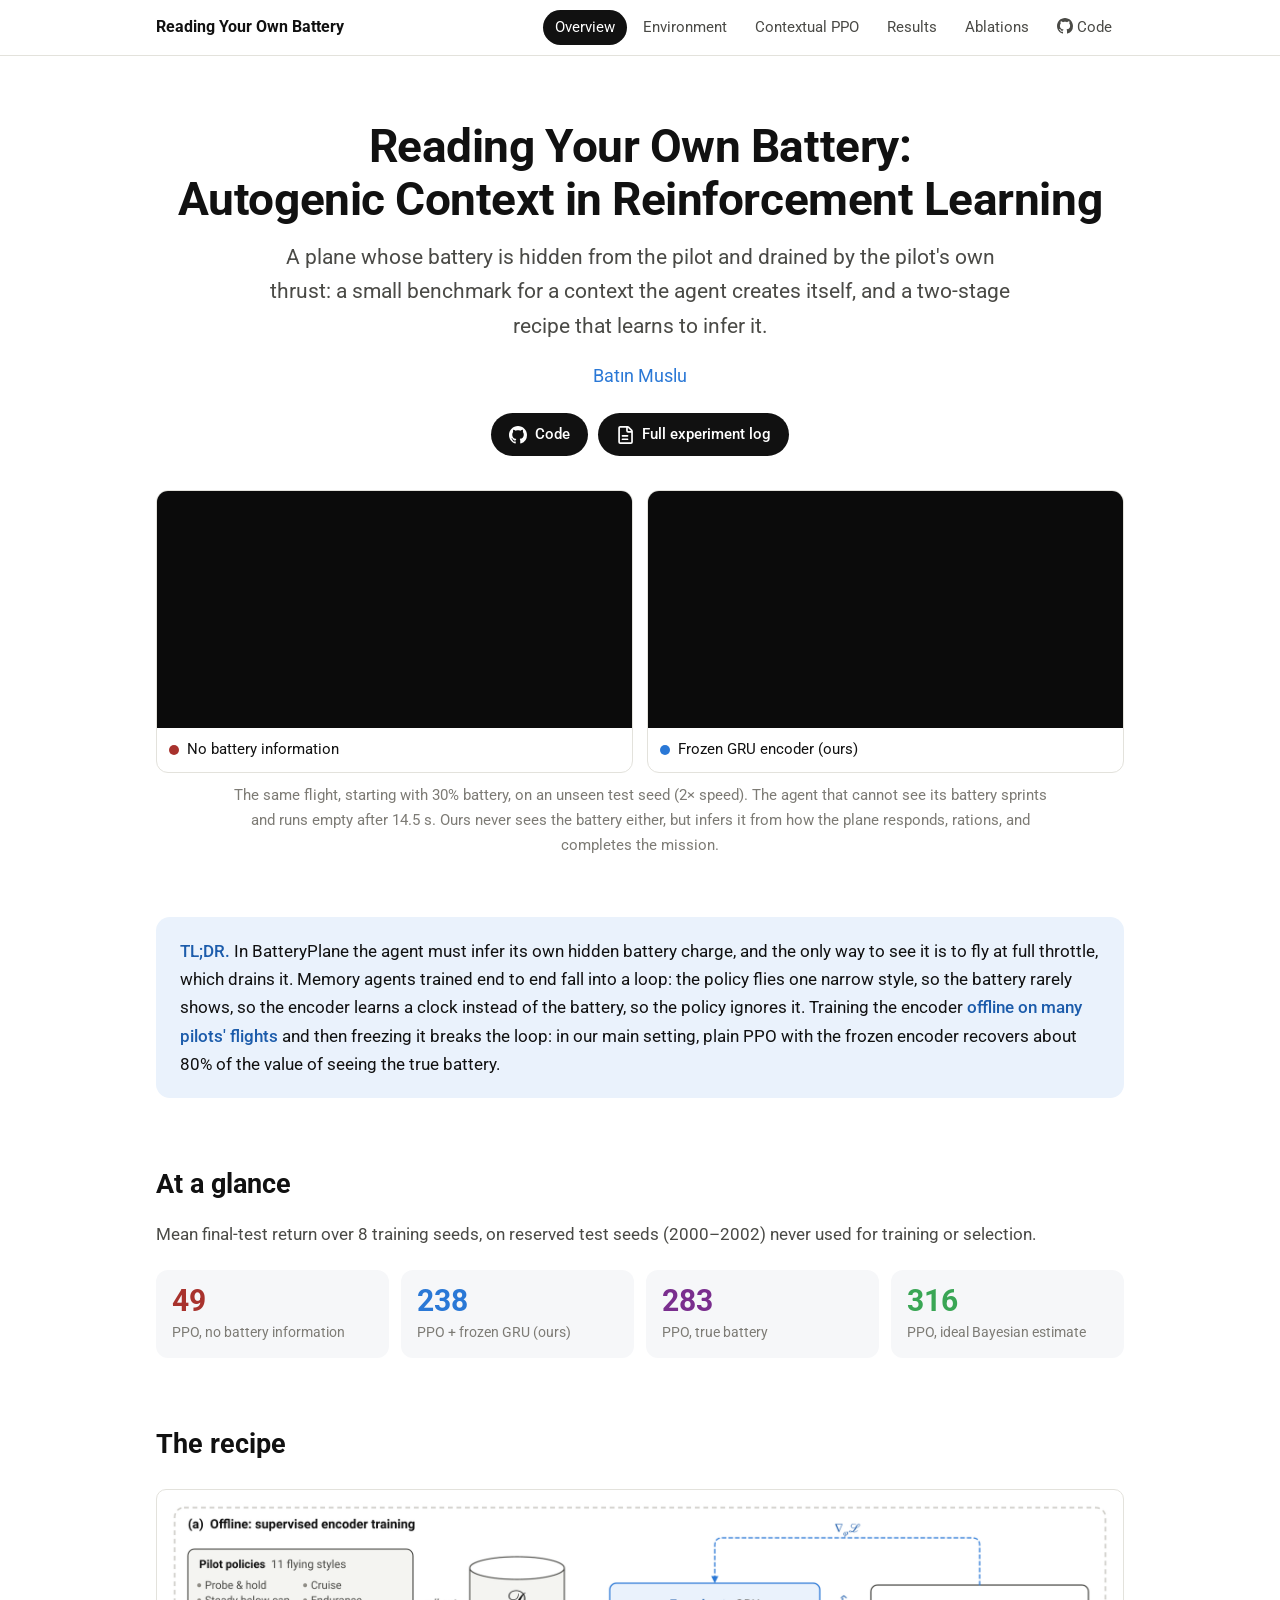
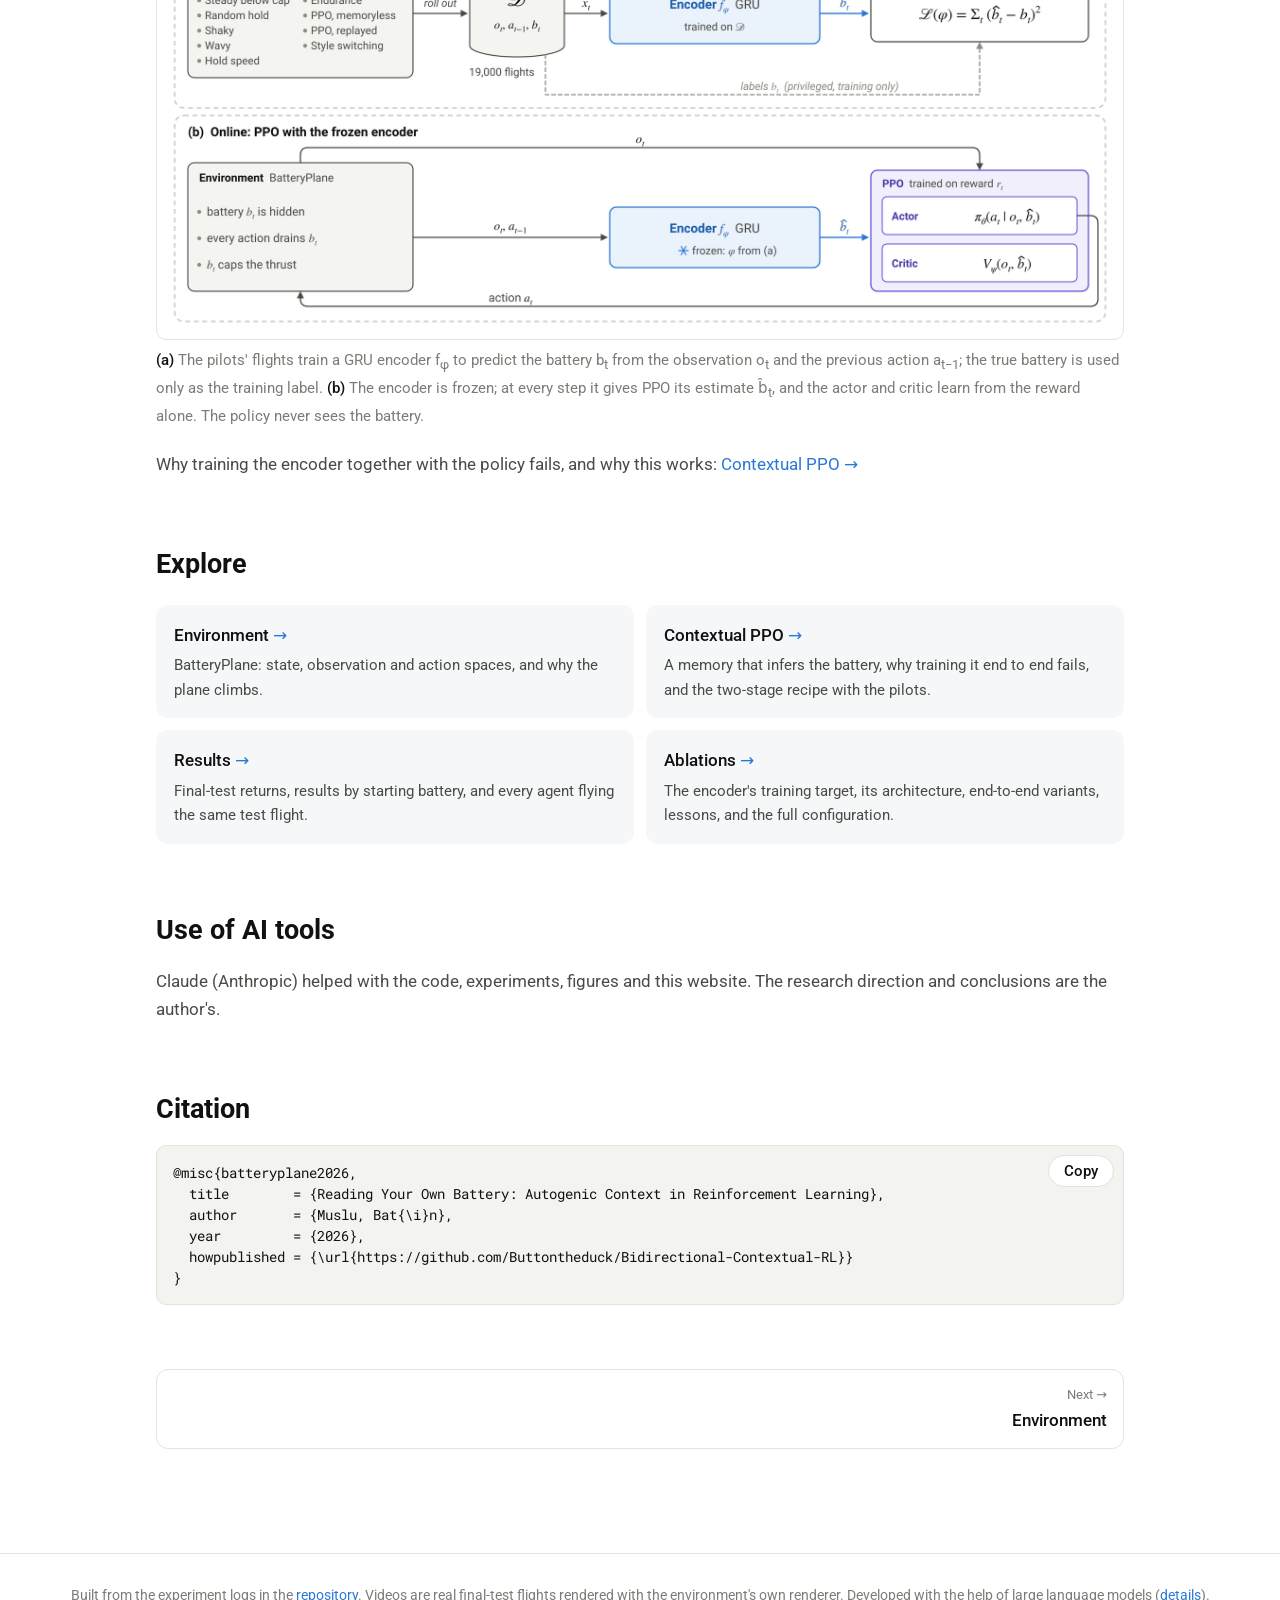
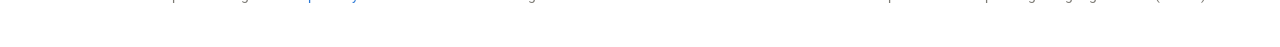
<file: docs/index.html>
<!DOCTYPE html>
<html lang="en">
<head>
  <meta charset="utf-8">
  <meta name="viewport" content="width=device-width, initial-scale=1">
  <meta name="author" content="Batın Muslu">
  <title>Reading Your Own Battery: Autogenic Context in RL</title>
  <meta name="description" content="BatteryPlane, a benchmark where the agent's own actions change and hide its context, and a two-stage recipe that learns to infer it.">
  <meta property="og:title" content="Reading Your Own Battery: Autogenic Context in Reinforcement Learning">
  <meta property="og:description" content="A plane whose battery is hidden and drained by its own thrust. End-to-end memory agents fail; a frozen encoder trained on many pilots' flights recovers most of the value of knowing the battery.">
  <meta property="og:image" content="assets/figures/fig1_method.png">
    <link rel="preconnect" href="https://fonts.googleapis.com">
  <link rel="preconnect" href="https://fonts.gstatic.com" crossorigin>
  <link href="https://fonts.googleapis.com/css2?family=Roboto:ital,wght@0,400;0,500;0,700;1,400&family=Roboto+Mono:wght@400&display=swap" rel="stylesheet">
  <link rel="stylesheet" href="assets/site.css">
</head>
<body>
<nav class="site-nav" aria-label="Pages"><div class="inner"><a class="brand" href="index.html">Reading Your Own Battery</a><div class="links"><a href="index.html" aria-current="page">Overview</a><a href="environment.html">Environment</a><a href="contextual_ppo.html">Contextual PPO</a><a href="results.html">Results</a><a href="ablations.html">Ablations</a><a href="https://github.com/Buttontheduck/Bidirectional-Contextual-RL"><svg viewBox="0 0 16 16" aria-hidden="true"><path d="M8 0C3.58 0 0 3.58 0 8c0 3.54 2.29 6.53 5.47 7.59.4.07.55-.17.55-.38 0-.19-.01-.82-.01-1.49-2.01.37-2.53-.49-2.69-.94-.09-.23-.48-.94-.82-1.13-.28-.15-.68-.52-.01-.53.63-.01 1.08.58 1.23.82.72 1.21 1.87.87 2.33.66.07-.52.28-.87.51-1.07-1.78-.2-3.64-.89-3.64-3.95 0-.87.31-1.59.82-2.15-.08-.2-.36-1.02.08-2.12 0 0 .67-.21 2.2.82.64-.18 1.32-.27 2-.27.68 0 1.36.09 2 .27 1.53-1.04 2.2-.82 2.2-.82.44 1.1.16 1.92.08 2.12.51.56.82 1.27.82 2.15 0 3.07-1.87 3.75-3.65 3.95.29.25.54.73.54 1.48 0 1.07-.01 1.93-.01 2.2 0 .21.15.46.55.38A8.013 8.013 0 0016 8c0-4.42-3.58-8-8-8z"/></svg> Code</a></div></div></nav>
<main>

  <header class="hero">
    <h1>Reading Your Own Battery:<br>Autogenic Context in Reinforcement Learning</h1>
    <p class="subtitle">A plane whose battery is hidden from the pilot and drained by the pilot's own thrust: a small benchmark for a context the agent creates itself, and a two-stage recipe that learns to infer it.</p>
    <div class="authors"><a href="https://github.com/Buttontheduck">Batın Muslu</a></div>
    <div class="buttons">
      <a class="button" href="https://github.com/Buttontheduck/Bidirectional-Contextual-RL">
        <svg viewBox="0 0 16 16" aria-hidden="true"><path d="M8 0C3.58 0 0 3.58 0 8c0 3.54 2.29 6.53 5.47 7.59.4.07.55-.17.55-.38 0-.19-.01-.82-.01-1.49-2.01.37-2.53-.49-2.69-.94-.09-.23-.48-.94-.82-1.13-.28-.15-.68-.52-.01-.53.63-.01 1.08.58 1.23.82.72 1.21 1.87.87 2.33.66.07-.52.28-.87.51-1.07-1.78-.2-3.64-.89-3.64-3.95 0-.87.31-1.59.82-2.15-.08-.2-.36-1.02.08-2.12 0 0 .67-.21 2.2.82.64-.18 1.32-.27 2-.27.68 0 1.36.09 2 .27 1.53-1.04 2.2-.82 2.2-.82.44 1.1.16 1.92.08 2.12.51.56.82 1.27.82 2.15 0 3.07-1.87 3.75-3.65 3.95.29.25.54.73.54 1.48 0 1.07-.01 1.93-.01 2.2 0 .21.15.46.55.38A8.013 8.013 0 0016 8c0-4.42-3.58-8-8-8z"/></svg>
        Code
      </a>
      <a class="button" href="https://github.com/Buttontheduck/Bidirectional-Contextual-RL/blob/main/ENCODER_PLAN.md">
        <svg viewBox="0 0 16 16" aria-hidden="true"><path d="M2 1.75C2 .784 2.784 0 3.75 0h6.586c.464 0 .909.184 1.237.513l2.914 2.914c.329.328.513.773.513 1.237v9.586A1.75 1.75 0 0113.25 16h-9.5A1.75 1.75 0 012 14.25zm1.75-.25a.25.25 0 00-.25.25v12.5c0 .138.112.25.25.25h9.5a.25.25 0 00.25-.25V6h-2.75A1.75 1.75 0 019 4.25V1.5zm6.75.062V4.25c0 .138.112.25.25.25h2.688zM5 8.75A.75.75 0 015.75 8h4.5a.75.75 0 010 1.5h-4.5A.75.75 0 015 8.75zm0 3a.75.75 0 01.75-.75h4.5a.75.75 0 010 1.5h-4.5a.75.75 0 01-.75-.75z"/></svg>
        Full experiment log
      </a>
    </div>

    <div class="teaser">
      <div class="video-card">
        <video src="assets/videos/memoryless_ppo_b03.mp4" muted loop playsinline preload="metadata"></video>
        <div class="label"><span class="dot" style="background:var(--red)"></span>No battery information</div>
      </div>
      <div class="video-card">
        <video src="assets/videos/gru_labels_ppo_b03.mp4" muted loop playsinline preload="metadata"></video>
        <div class="label"><span class="dot" style="background:var(--accent)"></span>Frozen GRU encoder (ours)</div>
      </div>
    </div>
    <p class="caption">The same flight, starting with 30% battery, on an unseen test seed (2× speed). The agent that cannot see its battery sprints and runs empty after 14.5 s. Ours never sees the battery either, but infers it from how the plane responds, rations, and completes the mission.</p>
  </header>

  <div class="tldr">
    <p><strong>TL;DR.</strong> In BatteryPlane the agent must infer its own hidden battery charge, and the only way to see it is to fly at full throttle, which drains it. Memory agents trained end to end fall into a loop: the policy flies one narrow style, so the battery rarely shows, so the encoder learns a clock instead of the battery, so the policy ignores it. Training the encoder <strong>offline on many pilots' flights</strong> and then freezing it breaks the loop: in our main setting, plain PPO with the frozen encoder recovers about 80% of the value of seeing the true battery.</p>
  </div>

  <h2 id="glance">At a glance</h2>
  <p>Mean final-test return over 8 training seeds, on reserved test seeds (2000–2002) never used for training or selection.</p>
  <div class="numbers">
    <div class="stat"><div class="value" style="color:var(--red)">49</div><div class="name">PPO, no battery information</div></div>
    <div class="stat ours"><div class="value">238</div><div class="name">PPO + frozen GRU (ours)</div></div>
    <div class="stat"><div class="value" style="color:var(--purple)">283</div><div class="name">PPO, true battery</div></div>
    <div class="stat"><div class="value" style="color:var(--green)">316</div><div class="name">PPO, ideal Bayesian estimate</div></div>
  </div>

  <h2 id="method">The recipe</h2>
  <figure>
    <img src="assets/figures/fig1_method.png" alt="Diagram of the two-stage method: offline supervised encoder training, then PPO with the frozen encoder." loading="lazy">
    <figcaption><strong>(a)</strong> The pilots' flights train a GRU encoder f<sub>φ</sub> to predict the battery b<sub>t</sub> from the observation o<sub>t</sub> and the previous action a<sub>t−1</sub>; the true battery is used only as the training label. <strong>(b)</strong> The encoder is frozen; at every step it gives PPO its estimate b̂<sub>t</sub>, and the actor and critic learn from the reward alone. The policy never sees the battery.</figcaption>
  </figure>
  <p>Why training the encoder together with the policy fails, and why this works: <a href="contextual_ppo.html">Contextual PPO →</a></p>

  <h2 id="explore">Explore</h2>
  <div class="cards four">
    <a class="card" href="environment.html"><div class="title">Environment</div><p>BatteryPlane: state, observation and action spaces, and why the plane climbs.</p></a>
    <a class="card" href="contextual_ppo.html"><div class="title">Contextual PPO</div><p>A memory that infers the battery, why training it end to end fails, and the two-stage recipe with the pilots.</p></a>
    <a class="card" href="results.html"><div class="title">Results</div><p>Final-test returns, results by starting battery, and every agent flying the same test flight.</p></a>
    <a class="card" href="ablations.html"><div class="title">Ablations</div><p>The encoder's training target, its architecture, end-to-end variants, lessons, and the full configuration.</p></a>
  </div>

  <h2 id="ai-use">Use of AI tools</h2>
  <p>Claude (Anthropic) helped with the code, experiments, figures and this website. The research direction and conclusions are the author's.</p>

  <h2 id="citation">Citation</h2>
  <div class="bib">
    <pre id="bibtex">@misc{batteryplane2026,
  title        = {Reading Your Own Battery: Autogenic Context in Reinforcement Learning},
  author       = {Muslu, Bat{\i}n},
  year         = {2026},
  howpublished = {\url{https://github.com/Buttontheduck/Bidirectional-Contextual-RL}}
}</pre>
    <button class="chip copy" id="copy">Copy</button>
  </div>

  <div class="pager"><a class="next" href="environment.html"><span class="dir">Next →</span><span class="name">Environment</span></a></div>
</main>
<footer>
  Built from the experiment logs in the <a href="https://github.com/Buttontheduck/Bidirectional-Contextual-RL">repository</a>. Videos are real final-test flights rendered with the environment's own renderer. Developed with the help of large language models (<a href="index.html#ai-use">details</a>).
</footer>
<script src="assets/site.js"></script>
</body>
</html>
</file>
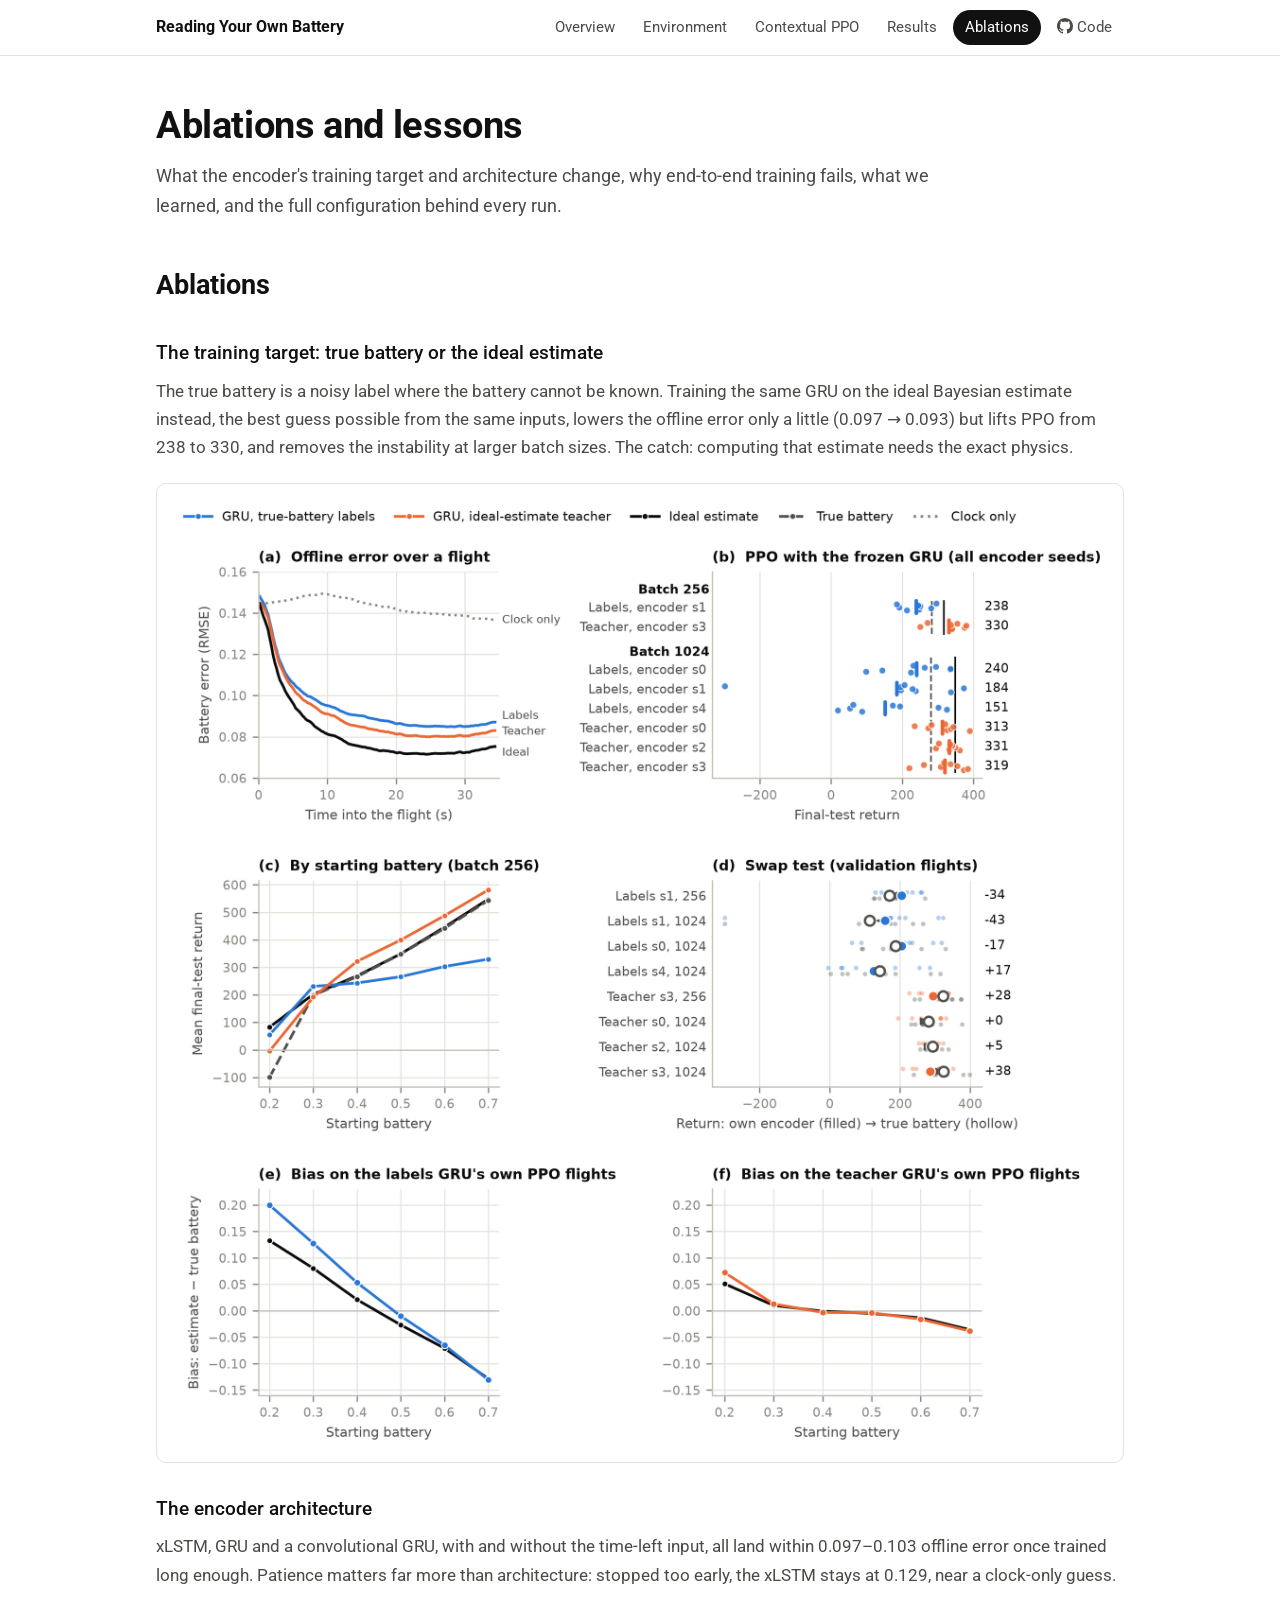
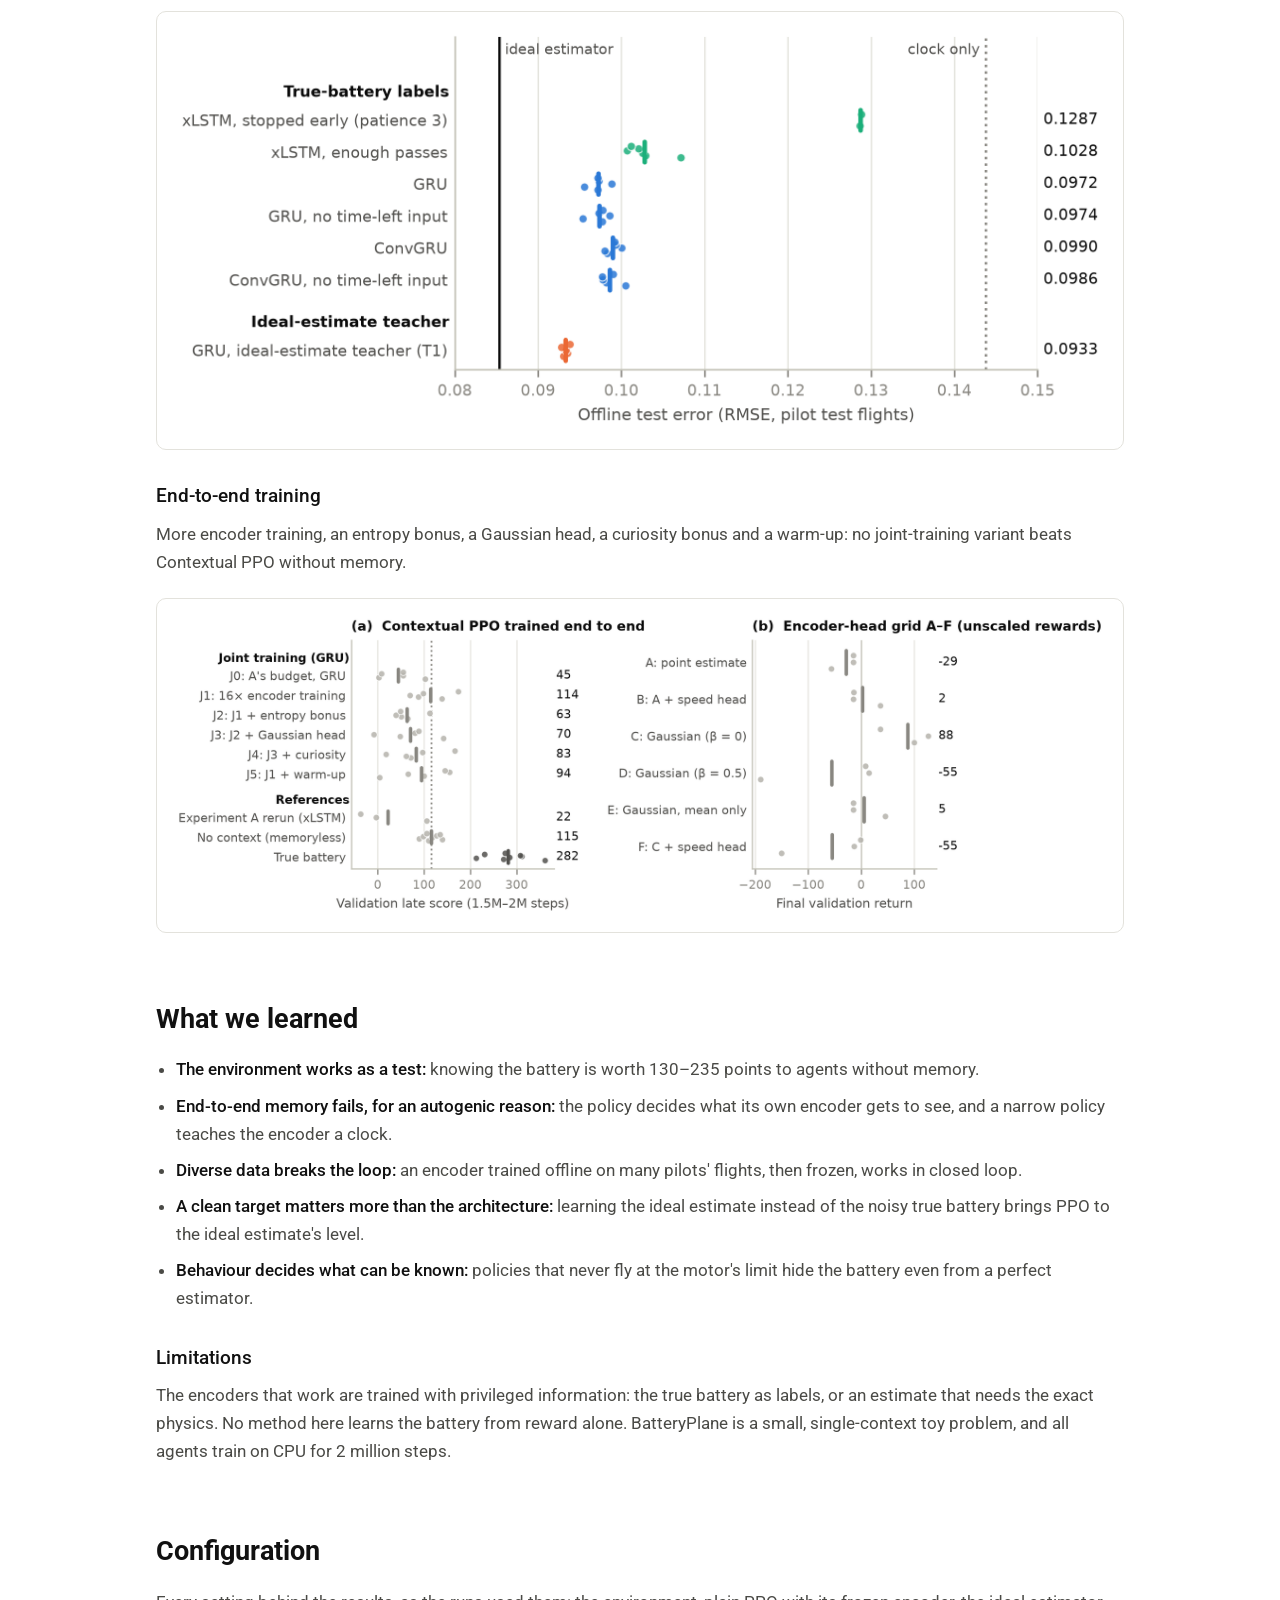
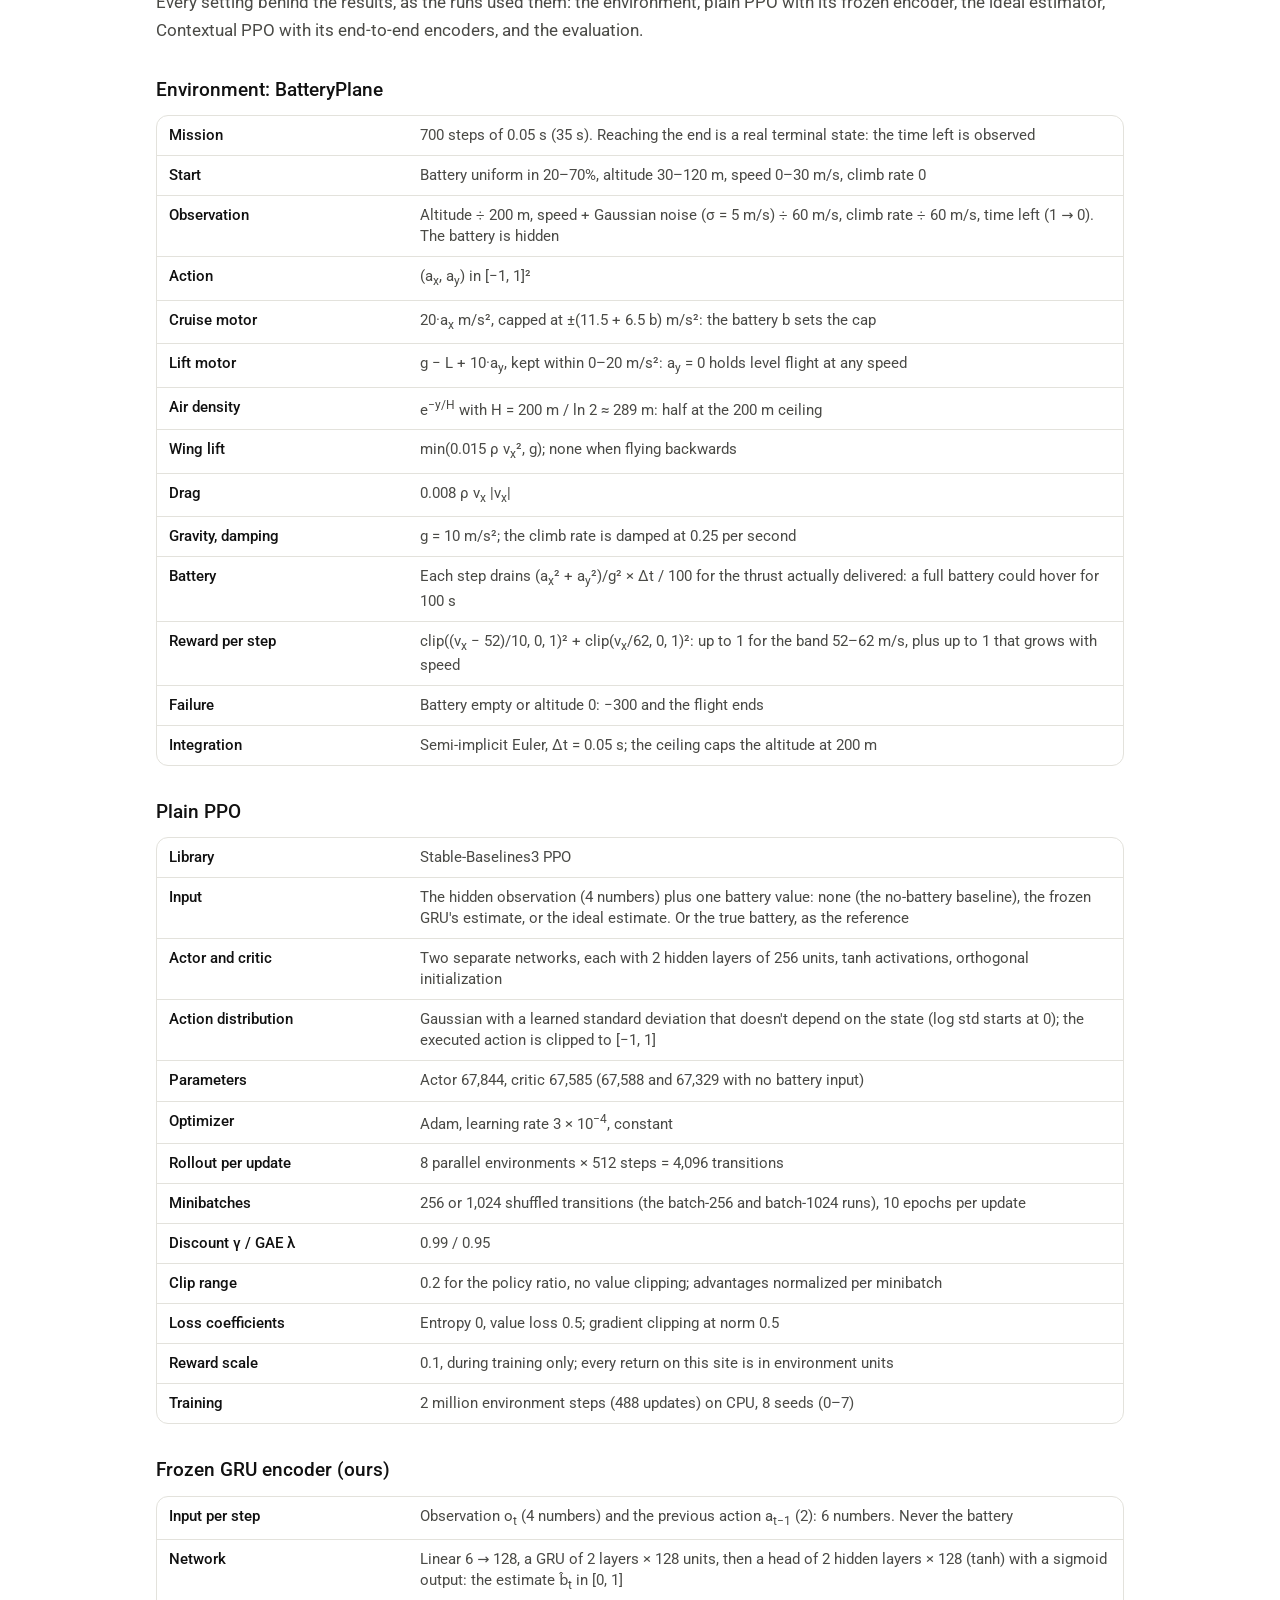
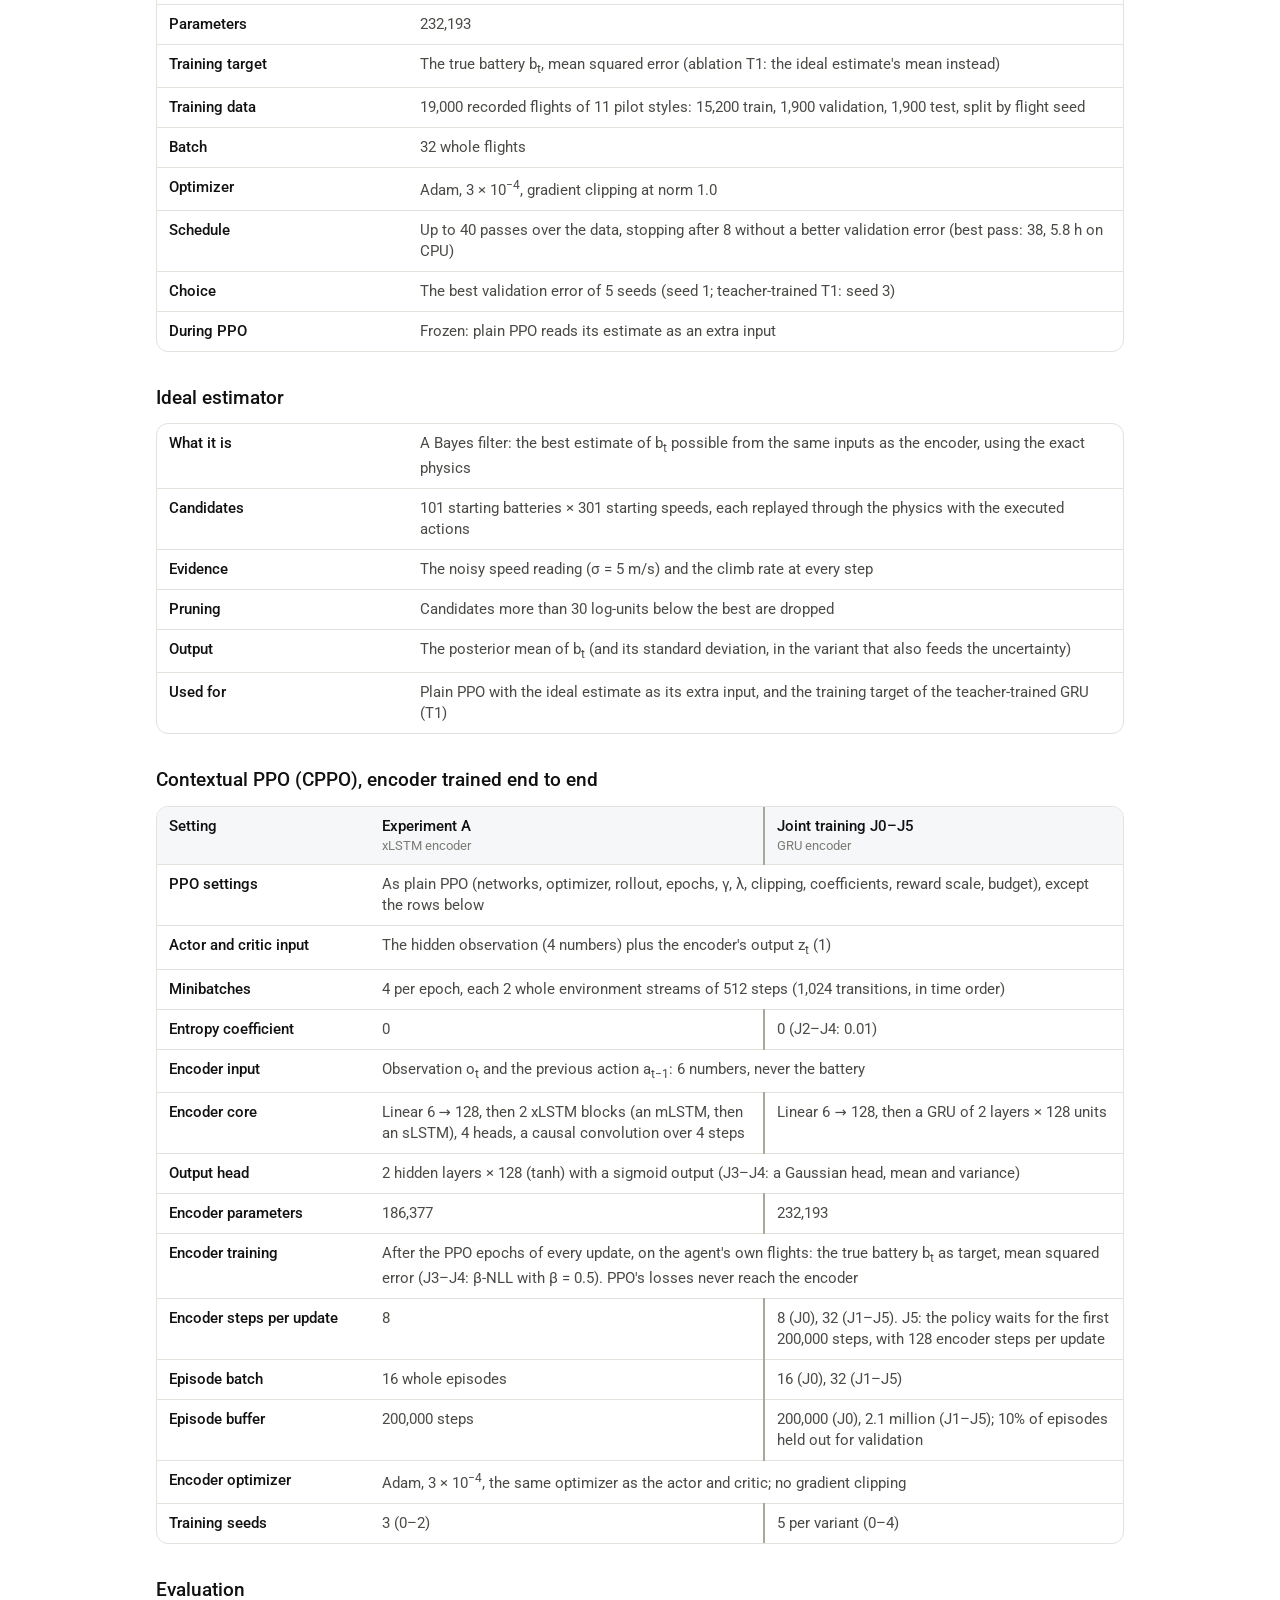
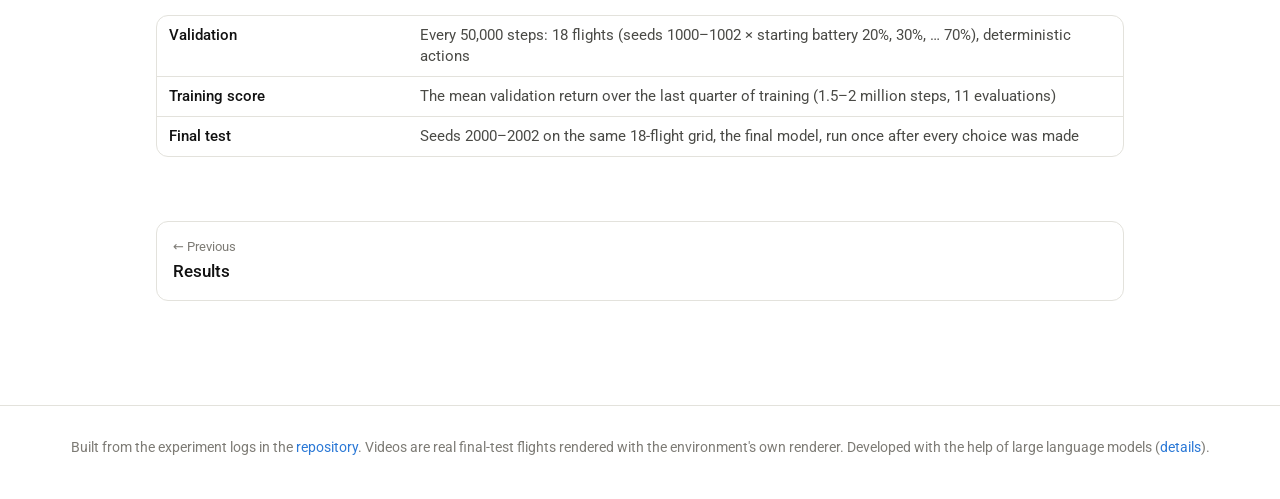
<file: docs/ablations.html>
<!DOCTYPE html>
<html lang="en">
<head>
  <meta charset="utf-8">
  <meta name="viewport" content="width=device-width, initial-scale=1">
  <meta name="author" content="Batın Muslu">
  <title>Ablations · Reading Your Own Battery</title>
  <meta name="description" content="Ablations of the encoder's training target, architecture and end-to-end training, lessons and limitations.">
  <link rel="preconnect" href="https://fonts.googleapis.com">
  <link rel="preconnect" href="https://fonts.gstatic.com" crossorigin>
  <link href="https://fonts.googleapis.com/css2?family=Roboto:ital,wght@0,400;0,500;0,700;1,400&family=Roboto+Mono:wght@400&display=swap" rel="stylesheet">
  <link rel="stylesheet" href="assets/site.css">
</head>
<body>
<nav class="site-nav" aria-label="Pages"><div class="inner"><a class="brand" href="index.html">Reading Your Own Battery</a><div class="links"><a href="index.html">Overview</a><a href="environment.html">Environment</a><a href="contextual_ppo.html">Contextual PPO</a><a href="results.html">Results</a><a href="ablations.html" aria-current="page">Ablations</a><a href="https://github.com/Buttontheduck/Bidirectional-Contextual-RL"><svg viewBox="0 0 16 16" aria-hidden="true"><path d="M8 0C3.58 0 0 3.58 0 8c0 3.54 2.29 6.53 5.47 7.59.4.07.55-.17.55-.38 0-.19-.01-.82-.01-1.49-2.01.37-2.53-.49-2.69-.94-.09-.23-.48-.94-.82-1.13-.28-.15-.68-.52-.01-.53.63-.01 1.08.58 1.23.82.72 1.21 1.87.87 2.33.66.07-.52.28-.87.51-1.07-1.78-.2-3.64-.89-3.64-3.95 0-.87.31-1.59.82-2.15-.08-.2-.36-1.02.08-2.12 0 0 .67-.21 2.2.82.64-.18 1.32-.27 2-.27.68 0 1.36.09 2 .27 1.53-1.04 2.2-.82 2.2-.82.44 1.1.16 1.92.08 2.12.51.56.82 1.27.82 2.15 0 3.07-1.87 3.75-3.65 3.95.29.25.54.73.54 1.48 0 1.07-.01 1.93-.01 2.2 0 .21.15.46.55.38A8.013 8.013 0 0016 8c0-4.42-3.58-8-8-8z"/></svg> Code</a></div></div></nav>
<main>
  <header class="page-head">
    <h1>Ablations and lessons</h1>
    <p class="lead">What the encoder's training target and architecture change, why end-to-end training fails, what we learned, and the full configuration behind every run.</p>
  </header>

  <h2 id="ablations">Ablations</h2>
  <h3>The training target: true battery or the ideal estimate</h3>
  <p>The true battery is a noisy label where the battery cannot be known. Training the same GRU on the ideal Bayesian estimate instead, the best guess possible from the same inputs, lowers the offline error only a little (0.097 → 0.093) but lifts PPO from 238 to 330, and removes the instability at larger batch sizes. The catch: computing that estimate needs the exact physics.</p>
  <figure><img src="assets/figures/fig_ablation_target.png" alt="Six-panel ablation of the encoder's training target." loading="lazy"></figure>
  <h3>The encoder architecture</h3>
  <p>xLSTM, GRU and a convolutional GRU, with and without the time-left input, all land within 0.097–0.103 offline error once trained long enough. Patience matters far more than architecture: stopped too early, the xLSTM stays at 0.129, near a clock-only guess.</p>
  <figure><img src="assets/figures/fig_ablation_architecture.png" alt="Offline test error by encoder architecture." loading="lazy"></figure>
  <h3>End-to-end training</h3>
  <p>More encoder training, an entropy bonus, a Gaussian head, a curiosity bonus and a warm-up: no joint-training variant beats Contextual PPO without memory.</p>
  <figure><img src="assets/figures/fig_ablation_end_to_end.png" alt="Joint-training variants and the encoder-head grid, all at the memoryless level." loading="lazy"></figure>

  <h2 id="lessons">What we learned</h2>
  <ul class="points">
    <li><strong>The environment works as a test:</strong> knowing the battery is worth 130–235 points to agents without memory.</li>
    <li><strong>End-to-end memory fails, for an autogenic reason:</strong> the policy decides what its own encoder gets to see, and a narrow policy teaches the encoder a clock.</li>
    <li><strong>Diverse data breaks the loop:</strong> an encoder trained offline on many pilots' flights, then frozen, works in closed loop.</li>
    <li><strong>A clean target matters more than the architecture:</strong> learning the ideal estimate instead of the noisy true battery brings PPO to the ideal estimate's level.</li>
    <li><strong>Behaviour decides what can be known:</strong> policies that never fly at the motor's limit hide the battery even from a perfect estimator.</li>
  </ul>
  <h3>Limitations</h3>
  <p>The encoders that work are trained with privileged information: the true battery as labels, or an estimate that needs the exact physics. No method here learns the battery from reward alone. BatteryPlane is a small, single-context toy problem, and all agents train on CPU for 2 million steps.</p>

  <h2 id="configuration">Configuration</h2>
  <p>Every setting behind the results, as the runs used them: the environment, plain PPO with its frozen encoder, the ideal estimator, Contextual PPO with its end-to-end encoders, and the evaluation.</p>

  <h3>Environment: BatteryPlane</h3>
  <div class="table-wrap">
    <table class="config two-col">
      <tbody>
        <tr><td>Mission</td><td>700 steps of 0.05 s (35 s). Reaching the end is a real terminal state: the time left is observed</td></tr>
        <tr><td>Start</td><td>Battery uniform in 20–70%, altitude 30–120 m, speed 0–30 m/s, climb rate 0</td></tr>
        <tr><td>Observation</td><td>Altitude ÷ 200 m, speed + Gaussian noise (σ = 5 m/s) ÷ 60 m/s, climb rate ÷ 60 m/s, time left (1 → 0). The battery is hidden</td></tr>
        <tr><td>Action</td><td>(a<sub>x</sub>, a<sub>y</sub>) in [−1, 1]²</td></tr>
        <tr><td>Cruise motor</td><td>20·a<sub>x</sub> m/s², capped at ±(11.5 + 6.5 b) m/s²: the battery b sets the cap</td></tr>
        <tr><td>Lift motor</td><td>g − L + 10·a<sub>y</sub>, kept within 0–20 m/s²: a<sub>y</sub> = 0 holds level flight at any speed</td></tr>
        <tr><td>Air density</td><td>e<sup>−y/H</sup> with H = 200 m / ln 2 ≈ 289 m: half at the 200 m ceiling</td></tr>
        <tr><td>Wing lift</td><td>min(0.015 ρ v<sub>x</sub>², g); none when flying backwards</td></tr>
        <tr><td>Drag</td><td>0.008 ρ v<sub>x</sub> |v<sub>x</sub>|</td></tr>
        <tr><td>Gravity, damping</td><td>g = 10 m/s²; the climb rate is damped at 0.25 per second</td></tr>
        <tr><td>Battery</td><td>Each step drains (a<sub>x</sub>² + a<sub>y</sub>²)/g² × Δt / 100 for the thrust actually delivered: a full battery could hover for 100 s</td></tr>
        <tr><td>Reward per step</td><td>clip((v<sub>x</sub> − 52)/10, 0, 1)² + clip(v<sub>x</sub>/62, 0, 1)²: up to 1 for the band 52–62 m/s, plus up to 1 that grows with speed</td></tr>
        <tr><td>Failure</td><td>Battery empty or altitude 0: −300 and the flight ends</td></tr>
        <tr><td>Integration</td><td>Semi-implicit Euler, Δt = 0.05 s; the ceiling caps the altitude at 200 m</td></tr>
      </tbody>
    </table>
  </div>

  <h3>Plain PPO</h3>
  <div class="table-wrap">
    <table class="config two-col">
      <tbody>
        <tr><td>Library</td><td>Stable-Baselines3 PPO</td></tr>
        <tr><td>Input</td><td>The hidden observation (4 numbers) plus one battery value: none (the no-battery baseline), the frozen GRU's estimate, or the ideal estimate. Or the true battery, as the reference</td></tr>
        <tr><td>Actor and critic</td><td>Two separate networks, each with 2 hidden layers of 256 units, tanh activations, orthogonal initialization</td></tr>
        <tr><td>Action distribution</td><td>Gaussian with a learned standard deviation that doesn't depend on the state (log std starts at 0); the executed action is clipped to [−1, 1]</td></tr>
        <tr><td>Parameters</td><td>Actor 67,844, critic 67,585 (67,588 and 67,329 with no battery input)</td></tr>
        <tr><td>Optimizer</td><td>Adam, learning rate 3 × 10<sup>−4</sup>, constant</td></tr>
        <tr><td>Rollout per update</td><td>8 parallel environments × 512 steps = 4,096 transitions</td></tr>
        <tr><td>Minibatches</td><td>256 or 1,024 shuffled transitions (the batch-256 and batch-1024 runs), 10 epochs per update</td></tr>
        <tr><td>Discount γ / GAE λ</td><td>0.99 / 0.95</td></tr>
        <tr><td>Clip range</td><td>0.2 for the policy ratio, no value clipping; advantages normalized per minibatch</td></tr>
        <tr><td>Loss coefficients</td><td>Entropy 0, value loss 0.5; gradient clipping at norm 0.5</td></tr>
        <tr><td>Reward scale</td><td>0.1, during training only; every return on this site is in environment units</td></tr>
        <tr><td>Training</td><td>2 million environment steps (488 updates) on CPU, 8 seeds (0–7)</td></tr>
      </tbody>
    </table>
  </div>

  <h3>Frozen GRU encoder (ours)</h3>
  <div class="table-wrap">
    <table class="config two-col">
      <tbody>
        <tr><td>Input per step</td><td>Observation o<sub>t</sub> (4 numbers) and the previous action a<sub>t−1</sub> (2): 6 numbers. Never the battery</td></tr>
        <tr><td>Network</td><td>Linear 6 → 128, a GRU of 2 layers × 128 units, then a head of 2 hidden layers × 128 (tanh) with a sigmoid output: the estimate b̂<sub>t</sub> in [0, 1]</td></tr>
        <tr><td>Parameters</td><td>232,193</td></tr>
        <tr><td>Training target</td><td>The true battery b<sub>t</sub>, mean squared error (ablation T1: the ideal estimate's mean instead)</td></tr>
        <tr><td>Training data</td><td>19,000 recorded flights of 11 pilot styles: 15,200 train, 1,900 validation, 1,900 test, split by flight seed</td></tr>
        <tr><td>Batch</td><td>32 whole flights</td></tr>
        <tr><td>Optimizer</td><td>Adam, 3 × 10<sup>−4</sup>, gradient clipping at norm 1.0</td></tr>
        <tr><td>Schedule</td><td>Up to 40 passes over the data, stopping after 8 without a better validation error (best pass: 38, 5.8 h on CPU)</td></tr>
        <tr><td>Choice</td><td>The best validation error of 5 seeds (seed 1; teacher-trained T1: seed 3)</td></tr>
        <tr><td>During PPO</td><td>Frozen: plain PPO reads its estimate as an extra input</td></tr>
      </tbody>
    </table>
  </div>

  <h3>Ideal estimator</h3>
  <div class="table-wrap">
    <table class="config two-col">
      <tbody>
        <tr><td>What it is</td><td>A Bayes filter: the best estimate of b<sub>t</sub> possible from the same inputs as the encoder, using the exact physics</td></tr>
        <tr><td>Candidates</td><td>101 starting batteries × 301 starting speeds, each replayed through the physics with the executed actions</td></tr>
        <tr><td>Evidence</td><td>The noisy speed reading (σ = 5 m/s) and the climb rate at every step</td></tr>
        <tr><td>Pruning</td><td>Candidates more than 30 log-units below the best are dropped</td></tr>
        <tr><td>Output</td><td>The posterior mean of b<sub>t</sub> (and its standard deviation, in the variant that also feeds the uncertainty)</td></tr>
        <tr><td>Used for</td><td>Plain PPO with the ideal estimate as its extra input, and the training target of the teacher-trained GRU (T1)</td></tr>
      </tbody>
    </table>
  </div>

  <h3>Contextual PPO (CPPO), encoder trained end to end</h3>
  <div class="table-wrap">
    <table class="config">
      <thead><tr><th>Setting</th><th>Experiment A<span>xLSTM encoder</span></th><th>Joint training J0–J5<span>GRU encoder</span></th></tr></thead>
      <tbody>
        <tr><td>PPO settings</td><td colspan="2">As plain PPO (networks, optimizer, rollout, epochs, γ, λ, clipping, coefficients, reward scale, budget), except the rows below</td></tr>
        <tr><td>Actor and critic input</td><td colspan="2">The hidden observation (4 numbers) plus the encoder's output z<sub>t</sub> (1)</td></tr>
        <tr><td>Minibatches</td><td colspan="2">4 per epoch, each 2 whole environment streams of 512 steps (1,024 transitions, in time order)</td></tr>
        <tr><td>Entropy coefficient</td><td>0</td><td>0 (J2–J4: 0.01)</td></tr>
        <tr><td>Encoder input</td><td colspan="2">Observation o<sub>t</sub> and the previous action a<sub>t−1</sub>: 6 numbers, never the battery</td></tr>
        <tr><td>Encoder core</td><td>Linear 6 → 128, then 2 xLSTM blocks (an mLSTM, then an sLSTM), 4 heads, a causal convolution over 4 steps</td><td>Linear 6 → 128, then a GRU of 2 layers × 128 units</td></tr>
        <tr><td>Output head</td><td colspan="2">2 hidden layers × 128 (tanh) with a sigmoid output (J3–J4: a Gaussian head, mean and variance)</td></tr>
        <tr><td>Encoder parameters</td><td>186,377</td><td>232,193</td></tr>
        <tr><td>Encoder training</td><td colspan="2">After the PPO epochs of every update, on the agent's own flights: the true battery b<sub>t</sub> as target, mean squared error (J3–J4: β-NLL with β = 0.5). PPO's losses never reach the encoder</td></tr>
        <tr><td>Encoder steps per update</td><td>8</td><td>8 (J0), 32 (J1–J5). J5: the policy waits for the first 200,000 steps, with 128 encoder steps per update</td></tr>
        <tr><td>Episode batch</td><td>16 whole episodes</td><td>16 (J0), 32 (J1–J5)</td></tr>
        <tr><td>Episode buffer</td><td>200,000 steps</td><td>200,000 (J0), 2.1 million (J1–J5); 10% of episodes held out for validation</td></tr>
        <tr><td>Encoder optimizer</td><td colspan="2">Adam, 3 × 10<sup>−4</sup>, the same optimizer as the actor and critic; no gradient clipping</td></tr>
        <tr><td>Training seeds</td><td>3 (0–2)</td><td>5 per variant (0–4)</td></tr>
      </tbody>
    </table>
  </div>

  <h3>Evaluation</h3>
  <div class="table-wrap">
    <table class="config two-col">
      <tbody>
        <tr><td>Validation</td><td>Every 50,000 steps: 18 flights (seeds 1000–1002 × starting battery 20%, 30%, … 70%), deterministic actions</td></tr>
        <tr><td>Training score</td><td>The mean validation return over the last quarter of training (1.5–2 million steps, 11 evaluations)</td></tr>
        <tr><td>Final test</td><td>Seeds 2000–2002 on the same 18-flight grid, the final model, run once after every choice was made</td></tr>
      </tbody>
    </table>
  </div>

  <div class="pager"><a class="prev" href="results.html"><span class="dir">← Previous</span><span class="name">Results</span></a></div>
</main>
<footer>
  Built from the experiment logs in the <a href="https://github.com/Buttontheduck/Bidirectional-Contextual-RL">repository</a>. Videos are real final-test flights rendered with the environment's own renderer. Developed with the help of large language models (<a href="index.html#ai-use">details</a>).
</footer>
<script src="assets/site.js"></script>
</body>
</html>
</file>
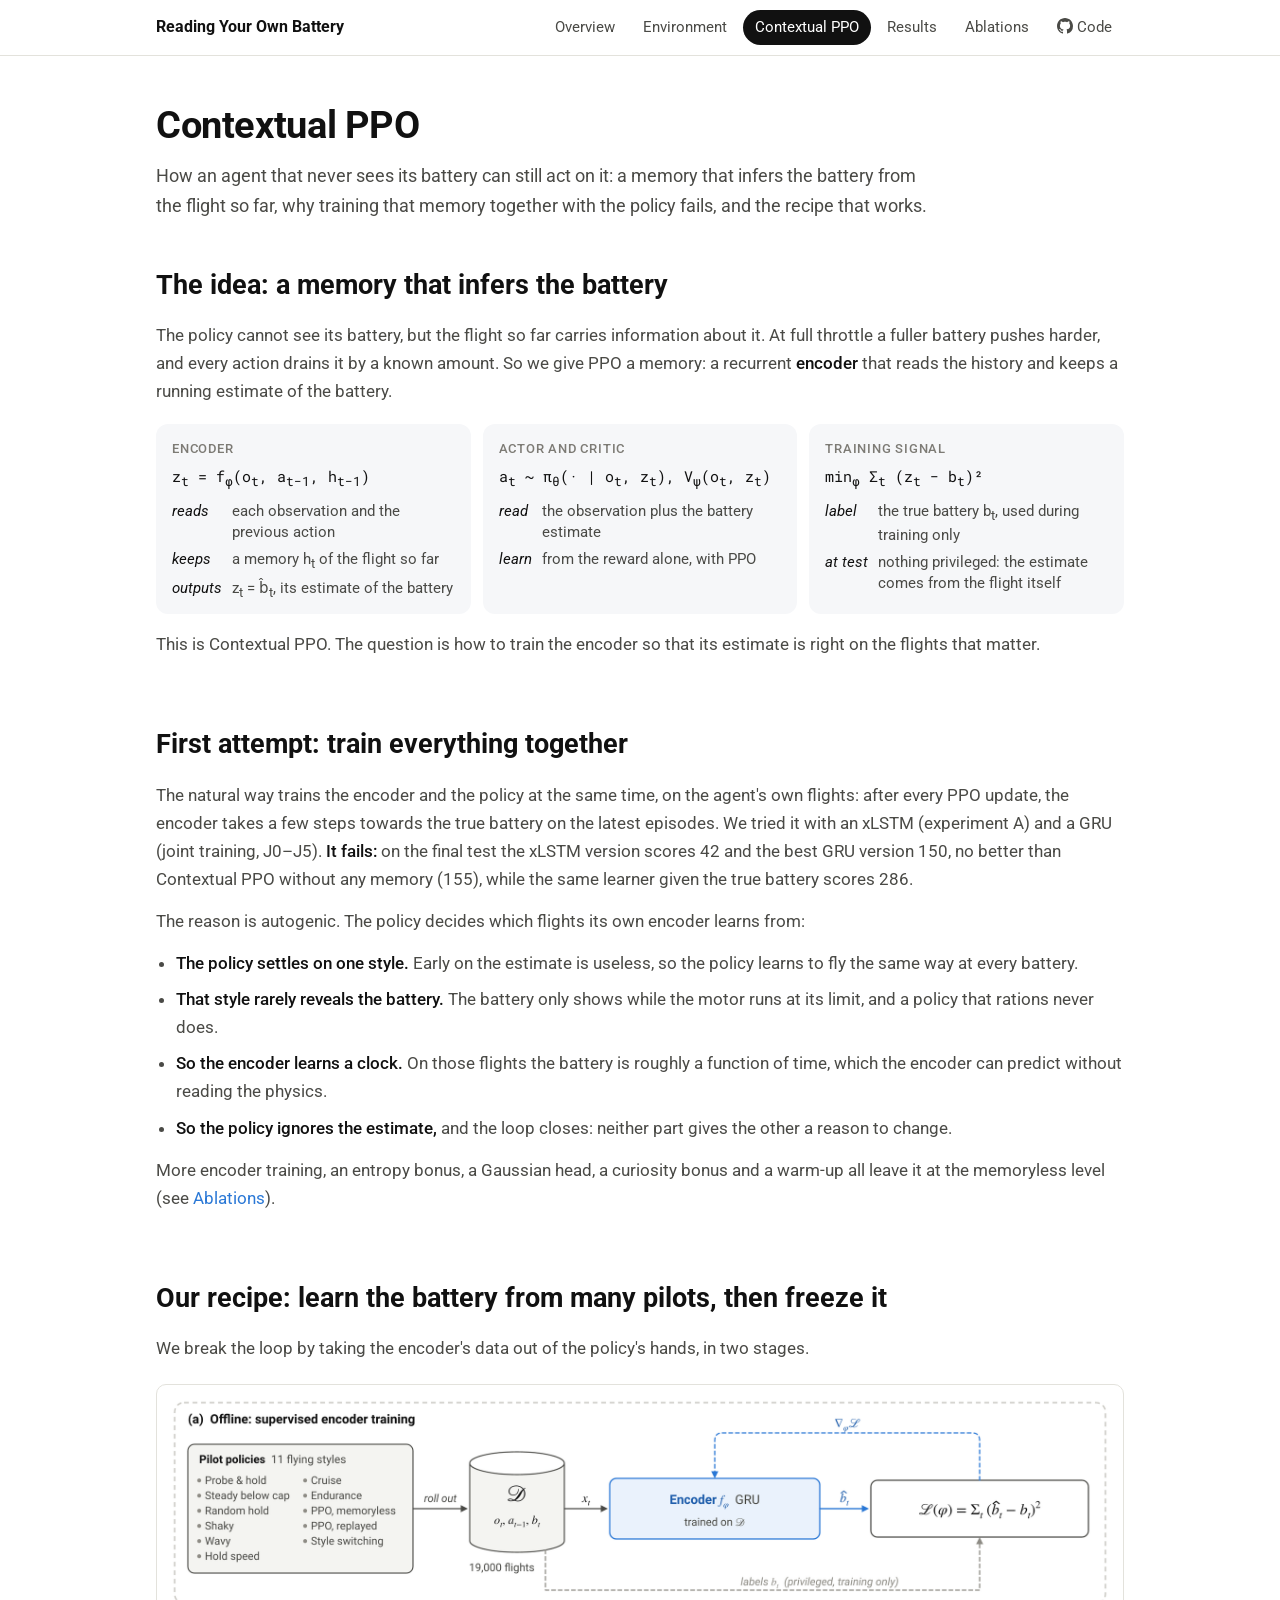
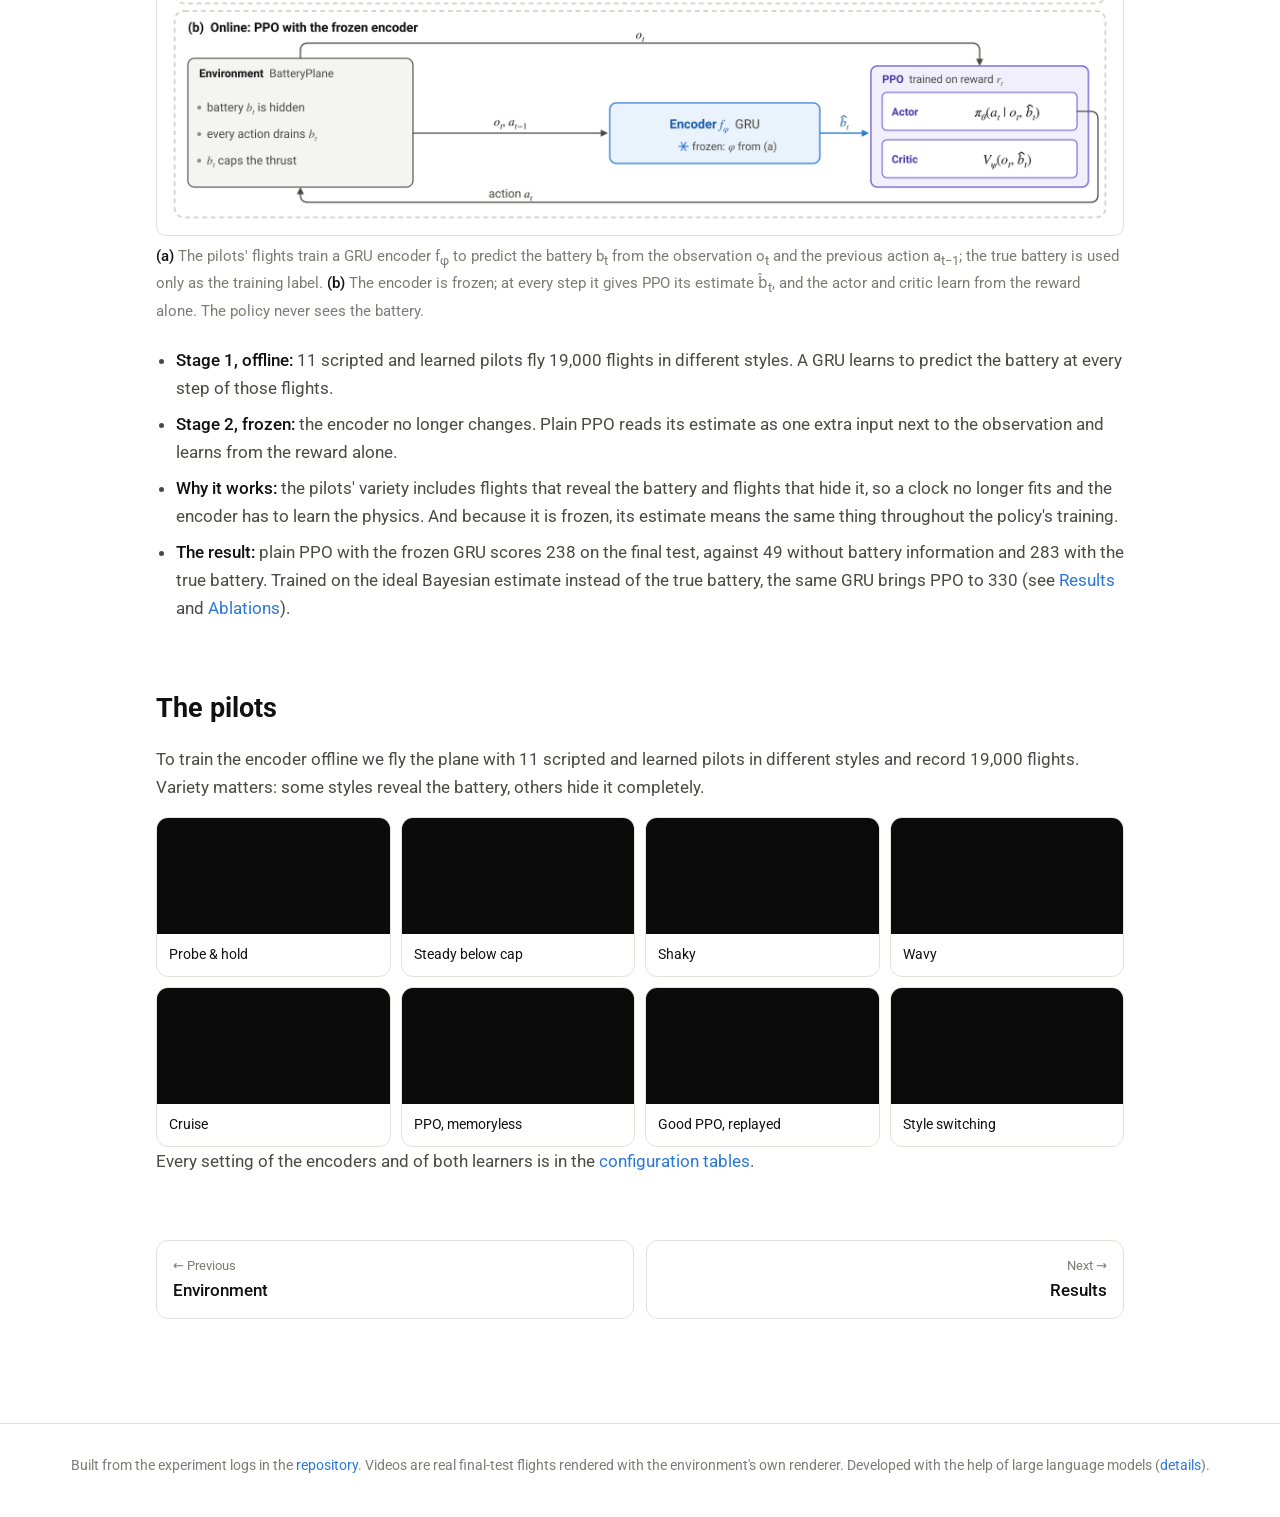
<file: docs/contextual_ppo.html>
<!DOCTYPE html>
<html lang="en">
<head>
  <meta charset="utf-8">
  <meta name="viewport" content="width=device-width, initial-scale=1">
  <meta name="author" content="Batın Muslu">
  <title>Contextual PPO · Reading Your Own Battery</title>
  <meta name="description" content="How an agent that never sees its battery can still act on it: Contextual PPO, why training its encoder end to end fails, and the two-stage recipe that works.">
  <link rel="preconnect" href="https://fonts.googleapis.com">
  <link rel="preconnect" href="https://fonts.gstatic.com" crossorigin>
  <link href="https://fonts.googleapis.com/css2?family=Roboto:ital,wght@0,400;0,500;0,700;1,400&family=Roboto+Mono:wght@400&display=swap" rel="stylesheet">
  <link rel="stylesheet" href="assets/site.css">
</head>
<body>
<nav class="site-nav" aria-label="Pages"><div class="inner"><a class="brand" href="index.html">Reading Your Own Battery</a><div class="links"><a href="index.html">Overview</a><a href="environment.html">Environment</a><a href="contextual_ppo.html" aria-current="page">Contextual PPO</a><a href="results.html">Results</a><a href="ablations.html">Ablations</a><a href="https://github.com/Buttontheduck/Bidirectional-Contextual-RL"><svg viewBox="0 0 16 16" aria-hidden="true"><path d="M8 0C3.58 0 0 3.58 0 8c0 3.54 2.29 6.53 5.47 7.59.4.07.55-.17.55-.38 0-.19-.01-.82-.01-1.49-2.01.37-2.53-.49-2.69-.94-.09-.23-.48-.94-.82-1.13-.28-.15-.68-.52-.01-.53.63-.01 1.08.58 1.23.82.72 1.21 1.87.87 2.33.66.07-.52.28-.87.51-1.07-1.78-.2-3.64-.89-3.64-3.95 0-.87.31-1.59.82-2.15-.08-.2-.36-1.02.08-2.12 0 0 .67-.21 2.2.82.64-.18 1.32-.27 2-.27.68 0 1.36.09 2 .27 1.53-1.04 2.2-.82 2.2-.82.44 1.1.16 1.92.08 2.12.51.56.82 1.27.82 2.15 0 3.07-1.87 3.75-3.65 3.95.29.25.54.73.54 1.48 0 1.07-.01 1.93-.01 2.2 0 .21.15.46.55.38A8.013 8.013 0 0016 8c0-4.42-3.58-8-8-8z"/></svg> Code</a></div></div></nav>
<main>
  <header class="page-head">
    <h1>Contextual PPO</h1>
    <p class="lead">How an agent that never sees its battery can still act on it: a memory that infers the battery from the flight so far, why training that memory together with the policy fails, and the recipe that works.</p>
  </header>

  <h2 id="idea">The idea: a memory that infers the battery</h2>
  <p>The policy cannot see its battery, but the flight so far carries information about it. At full throttle a fuller battery pushes harder, and every action drains it by a known amount. So we give PPO a memory: a recurrent <strong>encoder</strong> that reads the history and keeps a running estimate of the battery.</p>
  <div class="spaces">
    <div class="space">
      <div class="kind">Encoder</div>
      <div class="eq">z<sub>t</sub> = f<sub>φ</sub>(o<sub>t</sub>, a<sub>t−1</sub>, h<sub>t−1</sub>)</div>
      <dl>
        <dt>reads</dt><dd>each observation and the previous action</dd>
        <dt>keeps</dt><dd>a memory h<sub>t</sub> of the flight so far</dd>
        <dt>outputs</dt><dd>z<sub>t</sub> = b̂<sub>t</sub>, its estimate of the battery</dd>
      </dl>
    </div>
    <div class="space">
      <div class="kind">Actor and critic</div>
      <div class="eq">a<sub>t</sub> ~ π<sub>θ</sub>(· | o<sub>t</sub>, z<sub>t</sub>), V<sub>ψ</sub>(o<sub>t</sub>, z<sub>t</sub>)</div>
      <dl>
        <dt>read</dt><dd>the observation plus the battery estimate</dd>
        <dt>learn</dt><dd>from the reward alone, with PPO</dd>
      </dl>
    </div>
    <div class="space">
      <div class="kind">Training signal</div>
      <div class="eq">min<sub>φ</sub> Σ<sub>t</sub> (z<sub>t</sub> − b<sub>t</sub>)²</div>
      <dl>
        <dt>label</dt><dd>the true battery b<sub>t</sub>, used during training only</dd>
        <dt>at test</dt><dd>nothing privileged: the estimate comes from the flight itself</dd>
      </dl>
    </div>
  </div>
  <p>This is Contextual PPO. The question is how to train the encoder so that its estimate is right on the flights that matter.</p>

  <h2 id="end-to-end">First attempt: train everything together</h2>
  <p>The natural way trains the encoder and the policy at the same time, on the agent's own flights: after every PPO update, the encoder takes a few steps towards the true battery on the latest episodes. We tried it with an xLSTM (experiment A) and a GRU (joint training, J0–J5). <strong>It fails:</strong> on the final test the xLSTM version scores 42 and the best GRU version 150, no better than Contextual PPO without any memory (155), while the same learner given the true battery scores 286.</p>
  <p>The reason is autogenic. The policy decides which flights its own encoder learns from:</p>
  <ul class="points">
    <li><strong>The policy settles on one style.</strong> Early on the estimate is useless, so the policy learns to fly the same way at every battery.</li>
    <li><strong>That style rarely reveals the battery.</strong> The battery only shows while the motor runs at its limit, and a policy that rations never does.</li>
    <li><strong>So the encoder learns a clock.</strong> On those flights the battery is roughly a function of time, which the encoder can predict without reading the physics.</li>
    <li><strong>So the policy ignores the estimate,</strong> and the loop closes: neither part gives the other a reason to change.</li>
  </ul>
  <p>More encoder training, an entropy bonus, a Gaussian head, a curiosity bonus and a warm-up all leave it at the memoryless level (see <a href="ablations.html#ablations">Ablations</a>).</p>

  <h2 id="recipe">Our recipe: learn the battery from many pilots, then freeze it</h2>
  <p>We break the loop by taking the encoder's data out of the policy's hands, in two stages.</p>
  <figure>
    <img src="assets/figures/fig1_method.png" alt="Diagram of the two-stage method: offline supervised encoder training on pilot flights, then PPO with the frozen encoder." loading="lazy">
    <figcaption><strong>(a)</strong> The pilots' flights train a GRU encoder f<sub>φ</sub> to predict the battery b<sub>t</sub> from the observation o<sub>t</sub> and the previous action a<sub>t−1</sub>; the true battery is used only as the training label. <strong>(b)</strong> The encoder is frozen; at every step it gives PPO its estimate b̂<sub>t</sub>, and the actor and critic learn from the reward alone. The policy never sees the battery.</figcaption>
  </figure>
  <ul class="points">
    <li><strong>Stage 1, offline:</strong> 11 scripted and learned pilots fly 19,000 flights in different styles. A GRU learns to predict the battery at every step of those flights.</li>
    <li><strong>Stage 2, frozen:</strong> the encoder no longer changes. Plain PPO reads its estimate as one extra input next to the observation and learns from the reward alone.</li>
    <li><strong>Why it works:</strong> the pilots' variety includes flights that reveal the battery and flights that hide it, so a clock no longer fits and the encoder has to learn the physics. And because it is frozen, its estimate means the same thing throughout the policy's training.</li>
    <li><strong>The result:</strong> plain PPO with the frozen GRU scores 238 on the final test, against 49 without battery information and 283 with the true battery. Trained on the ideal Bayesian estimate instead of the true battery, the same GRU brings PPO to 330 (see <a href="results.html">Results</a> and <a href="ablations.html">Ablations</a>).</li>
  </ul>

  <h2 id="pilots-heading">The pilots</h2>
  <p>To train the encoder offline we fly the plane with 11 scripted and learned pilots in different styles and record 19,000 flights. Variety matters: some styles reveal the battery, others hide it completely.</p>
  <div class="pilots" id="pilots"></div>
  <p>Every setting of the encoders and of both learners is in the <a href="ablations.html#configuration">configuration tables</a>.</p>

  <div class="pager"><a class="prev" href="environment.html"><span class="dir">← Previous</span><span class="name">Environment</span></a><a class="next" href="results.html"><span class="dir">Next →</span><span class="name">Results</span></a></div>
</main>
<footer>
  Built from the experiment logs in the <a href="https://github.com/Buttontheduck/Bidirectional-Contextual-RL">repository</a>. Videos are real final-test flights rendered with the environment's own renderer. Developed with the help of large language models (<a href="index.html#ai-use">details</a>).
</footer>
<script src="assets/site.js"></script>
</body>
</html>
</file>
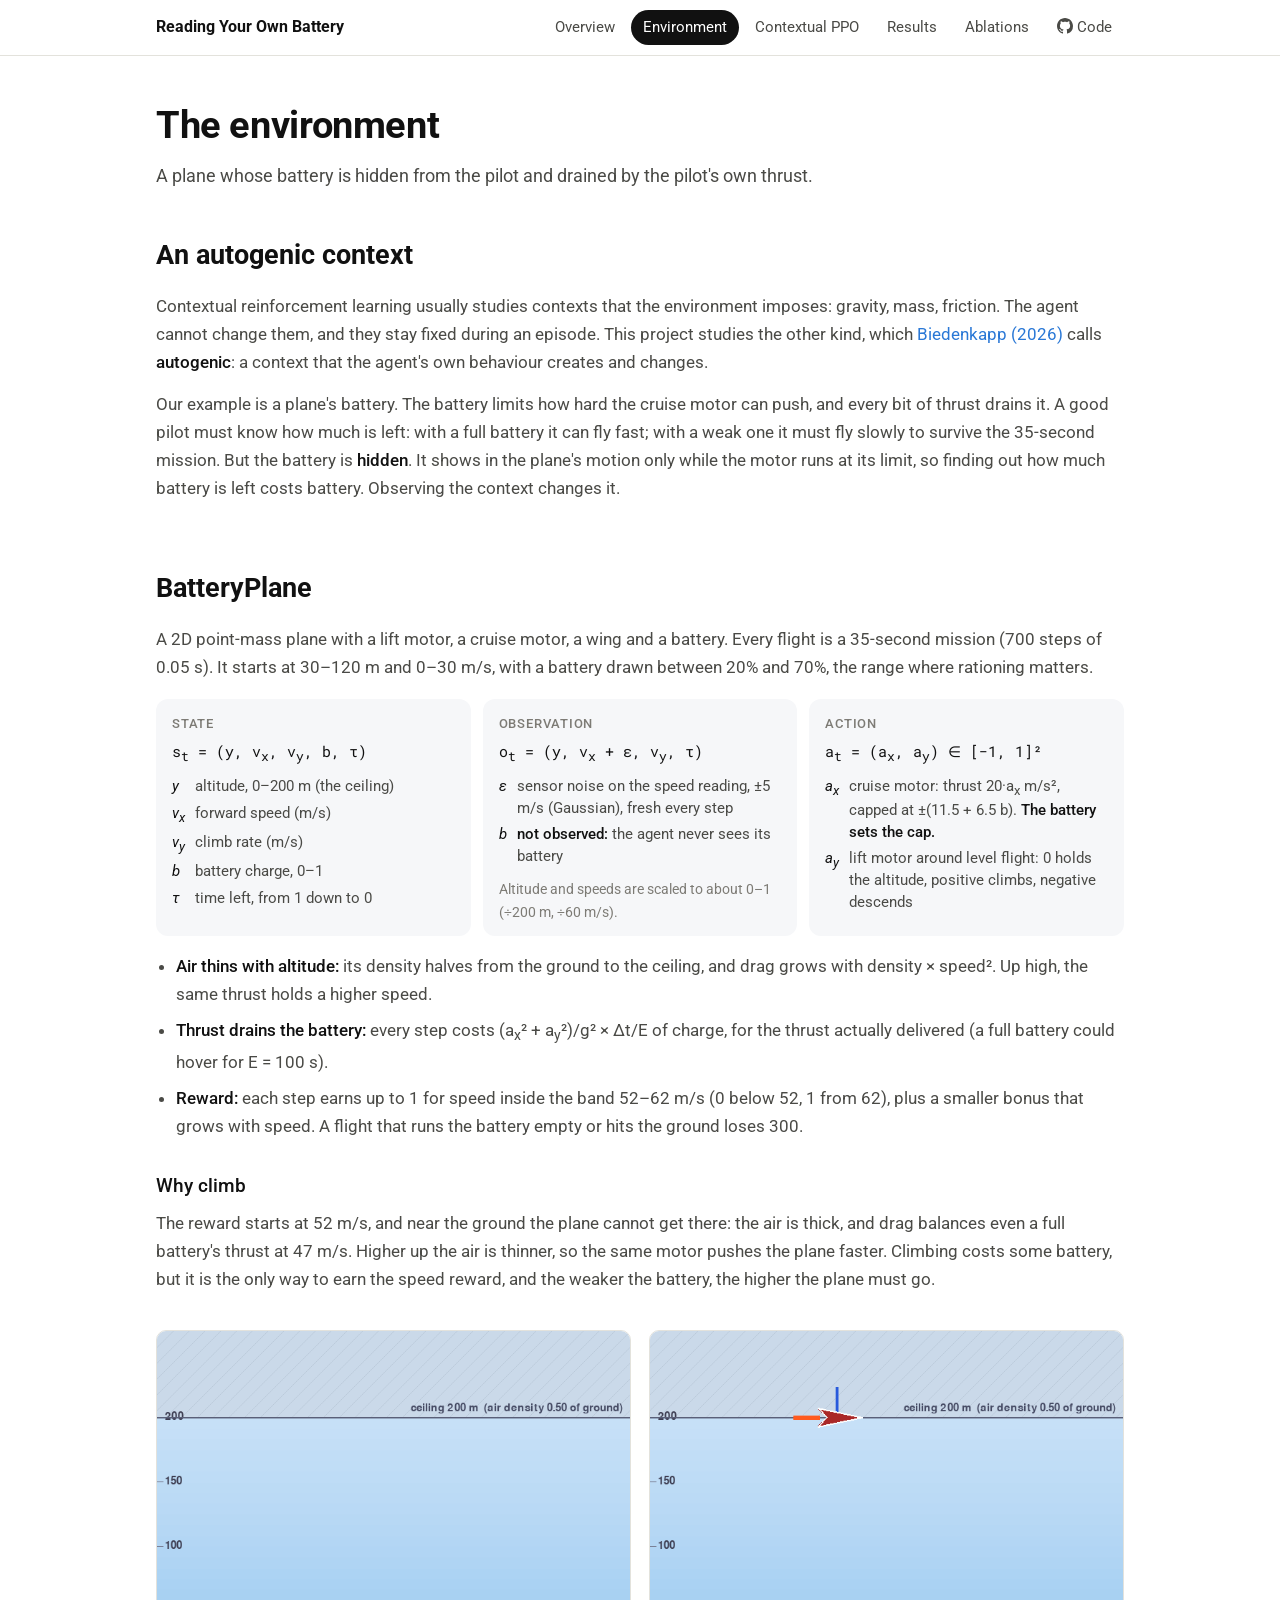
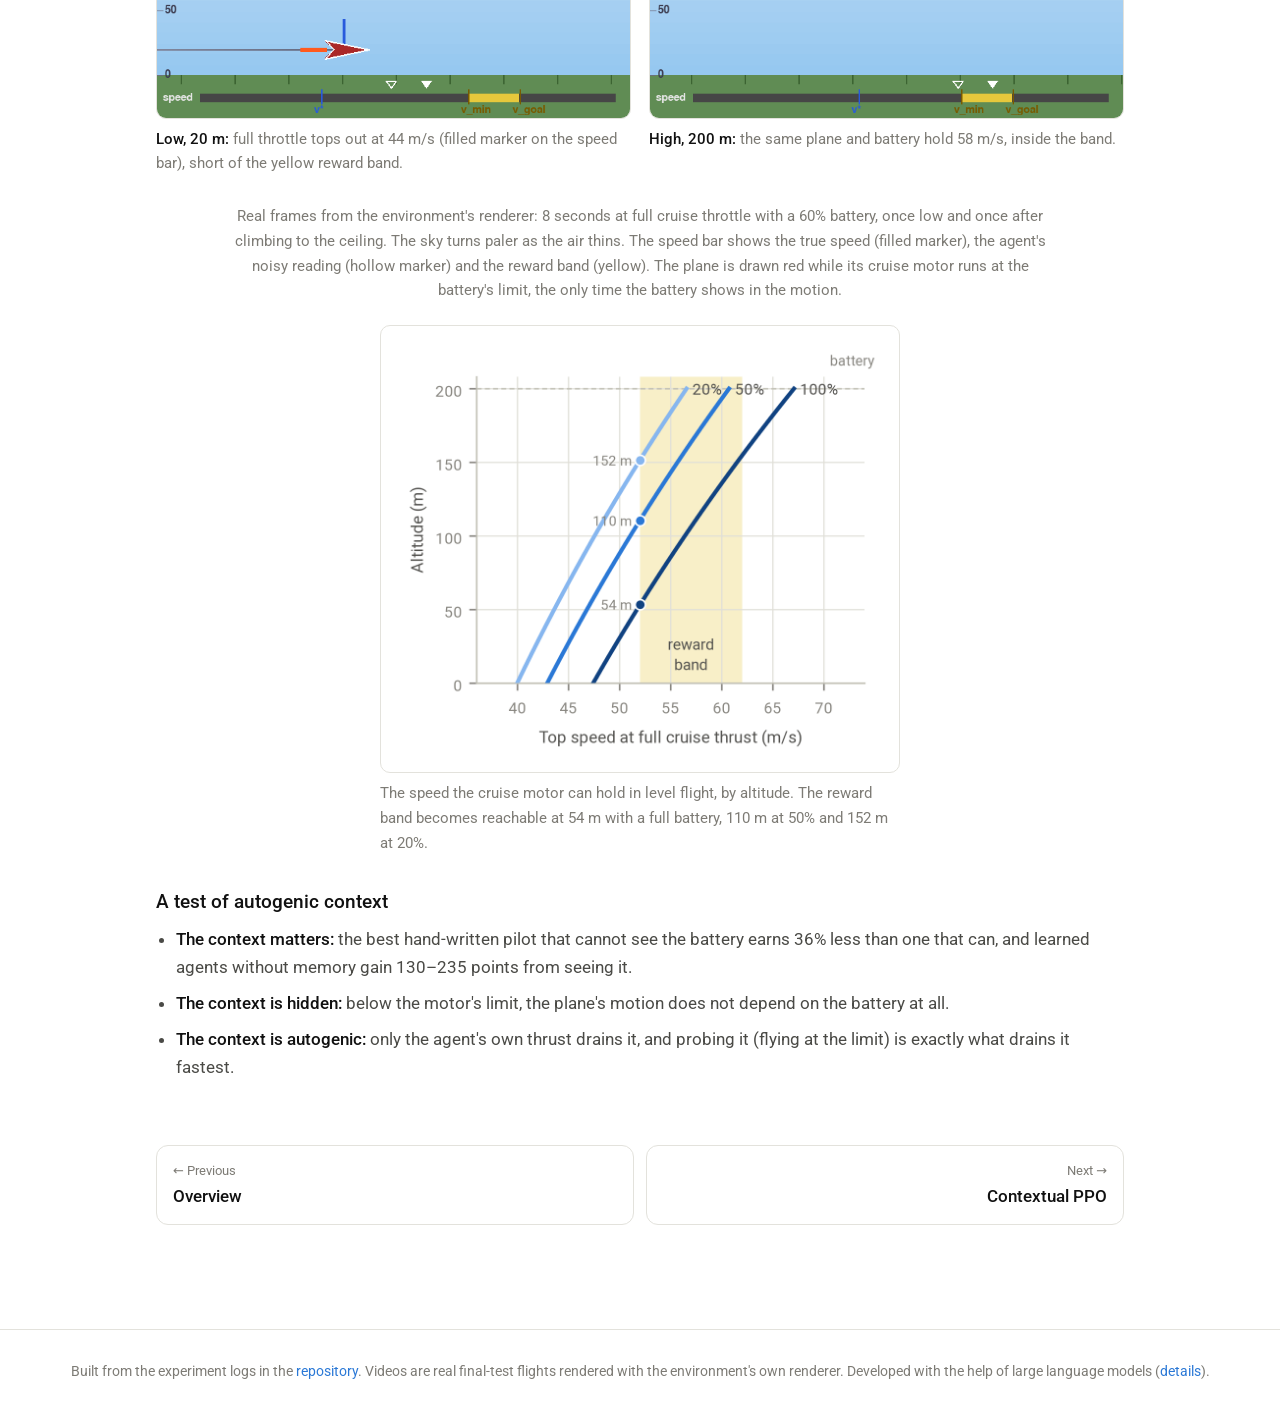
<file: docs/environment.html>
<!DOCTYPE html>
<html lang="en">
<head>
  <meta charset="utf-8">
  <meta name="viewport" content="width=device-width, initial-scale=1">
  <meta name="author" content="Batın Muslu">
  <title>Environment · Reading Your Own Battery</title>
  <meta name="description" content="BatteryPlane's state, observation and action spaces, why the plane climbs, and the pilots.">
  <link rel="preconnect" href="https://fonts.googleapis.com">
  <link rel="preconnect" href="https://fonts.gstatic.com" crossorigin>
  <link href="https://fonts.googleapis.com/css2?family=Roboto:ital,wght@0,400;0,500;0,700;1,400&family=Roboto+Mono:wght@400&display=swap" rel="stylesheet">
  <link rel="stylesheet" href="assets/site.css">
</head>
<body>
<nav class="site-nav" aria-label="Pages"><div class="inner"><a class="brand" href="index.html">Reading Your Own Battery</a><div class="links"><a href="index.html">Overview</a><a href="environment.html" aria-current="page">Environment</a><a href="contextual_ppo.html">Contextual PPO</a><a href="results.html">Results</a><a href="ablations.html">Ablations</a><a href="https://github.com/Buttontheduck/Bidirectional-Contextual-RL"><svg viewBox="0 0 16 16" aria-hidden="true"><path d="M8 0C3.58 0 0 3.58 0 8c0 3.54 2.29 6.53 5.47 7.59.4.07.55-.17.55-.38 0-.19-.01-.82-.01-1.49-2.01.37-2.53-.49-2.69-.94-.09-.23-.48-.94-.82-1.13-.28-.15-.68-.52-.01-.53.63-.01 1.08.58 1.23.82.72 1.21 1.87.87 2.33.66.07-.52.28-.87.51-1.07-1.78-.2-3.64-.89-3.64-3.95 0-.87.31-1.59.82-2.15-.08-.2-.36-1.02.08-2.12 0 0 .67-.21 2.2.82.64-.18 1.32-.27 2-.27.68 0 1.36.09 2 .27 1.53-1.04 2.2-.82 2.2-.82.44 1.1.16 1.92.08 2.12.51.56.82 1.27.82 2.15 0 3.07-1.87 3.75-3.65 3.95.29.25.54.73.54 1.48 0 1.07-.01 1.93-.01 2.2 0 .21.15.46.55.38A8.013 8.013 0 0016 8c0-4.42-3.58-8-8-8z"/></svg> Code</a></div></div></nav>
<main>
  <header class="page-head">
    <h1>The environment</h1>
    <p class="lead">A plane whose battery is hidden from the pilot and drained by the pilot's own thrust.</p>
  </header>

  <h2 id="problem">An autogenic context</h2>
  <p>Contextual reinforcement learning usually studies contexts that the environment imposes: gravity, mass, friction. The agent cannot change them, and they stay fixed during an episode. This project studies the other kind, which <a href="https://arxiv.org/abs/2604.02348">Biedenkapp (2026)</a> calls <strong>autogenic</strong>: a context that the agent's own behaviour creates and changes.</p>
  <p>Our example is a plane's battery. The battery limits how hard the cruise motor can push, and every bit of thrust drains it. A good pilot must know how much is left: with a full battery it can fly fast; with a weak one it must fly slowly to survive the 35-second mission. But the battery is <strong>hidden</strong>. It shows in the plane's motion only while the motor runs at its limit, so finding out how much battery is left costs battery. Observing the context changes it.</p>

  <h2 id="environment">BatteryPlane</h2>
  <p>A 2D point-mass plane with a lift motor, a cruise motor, a wing and a battery. Every flight is a 35-second mission (700 steps of 0.05 s). It starts at 30–120 m and 0–30 m/s, with a battery drawn between 20% and 70%, the range where rationing matters.</p>
  <div class="spaces">
    <div class="space">
      <div class="kind">State</div>
      <div class="eq">s<sub>t</sub> = (y, v<sub>x</sub>, v<sub>y</sub>, b, τ)</div>
      <dl>
        <dt>y</dt><dd>altitude, 0–200 m (the ceiling)</dd>
        <dt>v<sub>x</sub></dt><dd>forward speed (m/s)</dd>
        <dt>v<sub>y</sub></dt><dd>climb rate (m/s)</dd>
        <dt>b</dt><dd>battery charge, 0–1</dd>
        <dt>τ</dt><dd>time left, from 1 down to 0</dd>
      </dl>
    </div>
    <div class="space">
      <div class="kind">Observation</div>
      <div class="eq">o<sub>t</sub> = (y, v<sub>x</sub> + ε, v<sub>y</sub>, τ)</div>
      <dl>
        <dt>ε</dt><dd>sensor noise on the speed reading, ±5 m/s (Gaussian), fresh every step</dd>
        <dt>b</dt><dd><strong>not observed:</strong> the agent never sees its battery</dd>
      </dl>
      <p class="note">Altitude and speeds are scaled to about 0–1 (÷200 m, ÷60 m/s).</p>
    </div>
    <div class="space">
      <div class="kind">Action</div>
      <div class="eq">a<sub>t</sub> = (a<sub>x</sub>, a<sub>y</sub>) ∈ [−1, 1]²</div>
      <dl>
        <dt>a<sub>x</sub></dt><dd>cruise motor: thrust 20·a<sub>x</sub> m/s², capped at ±(11.5 + 6.5 b). <strong>The battery sets the cap.</strong></dd>
        <dt>a<sub>y</sub></dt><dd>lift motor around level flight: 0 holds the altitude, positive climbs, negative descends</dd>
      </dl>
    </div>
  </div>
  <ul class="points">
    <li><strong>Air thins with altitude:</strong> its density halves from the ground to the ceiling, and drag grows with density × speed². Up high, the same thrust holds a higher speed.</li>
    <li><strong>Thrust drains the battery:</strong> every step costs (a<sub>x</sub>² + a<sub>y</sub>²)/g² × Δt/E of charge, for the thrust actually delivered (a full battery could hover for E = 100 s).</li>
    <li><strong>Reward:</strong> each step earns up to 1 for speed inside the band 52–62 m/s (0 below 52, 1 from 62), plus a smaller bonus that grows with speed. A flight that runs the battery empty or hits the ground loses 300.</li>
  </ul>

  <h3>Why climb</h3>
  <p>The reward starts at 52 m/s, and near the ground the plane cannot get there: the air is thick, and drag balances even a full battery's thrust at 47 m/s. Higher up the air is thinner, so the same motor pushes the plane faster. Climbing costs some battery, but it is the only way to earn the speed reward, and the weaker the battery, the higher the plane must go.</p>
  <div class="two">
    <figure class="shot">
      <img src="assets/figures/env_snapshot_low.png" alt="BatteryPlane frame: the plane flies at 20 m at full throttle; its speed marker sits left of the yellow reward band." loading="lazy">
      <figcaption><strong>Low, 20 m:</strong> full throttle tops out at 44 m/s (filled marker on the speed bar), short of the yellow reward band.</figcaption>
    </figure>
    <figure class="shot">
      <img src="assets/figures/env_snapshot_high.png" alt="BatteryPlane frame: the same plane at the 200 m ceiling at full throttle; its speed marker sits inside the yellow reward band." loading="lazy">
      <figcaption><strong>High, 200 m:</strong> the same plane and battery hold 58 m/s, inside the band.</figcaption>
    </figure>
  </div>
  <p class="caption">Real frames from the environment's renderer: 8 seconds at full cruise throttle with a 60% battery, once low and once after climbing to the ceiling. The sky turns paler as the air thins. The speed bar shows the true speed (filled marker), the agent's noisy reading (hollow marker) and the reward band (yellow). The plane is drawn red while its cruise motor runs at the battery's limit, the only time the battery shows in the motion.</p>
  <figure class="narrow">
    <img src="assets/figures/fig_top_speed_by_altitude.png" alt="Line chart: top speed at full cruise thrust against altitude for 20%, 50% and 100% battery, with the reward band 52-62 m/s shaded; the band becomes reachable at 152 m, 110 m and 54 m." loading="lazy">
    <figcaption>The speed the cruise motor can hold in level flight, by altitude. The reward band becomes reachable at 54 m with a full battery, 110 m at 50% and 152 m at 20%.</figcaption>
  </figure>

  <h3>A test of autogenic context</h3>
  <ul class="points">
    <li><strong>The context matters:</strong> the best hand-written pilot that cannot see the battery earns 36% less than one that can, and learned agents without memory gain 130–235 points from seeing it.</li>
    <li><strong>The context is hidden:</strong> below the motor's limit, the plane's motion does not depend on the battery at all.</li>
    <li><strong>The context is autogenic:</strong> only the agent's own thrust drains it, and probing it (flying at the limit) is exactly what drains it fastest.</li>
  </ul>
  <div class="pager"><a class="prev" href="index.html"><span class="dir">← Previous</span><span class="name">Overview</span></a><a class="next" href="contextual_ppo.html"><span class="dir">Next →</span><span class="name">Contextual PPO</span></a></div>
</main>
<footer>
  Built from the experiment logs in the <a href="https://github.com/Buttontheduck/Bidirectional-Contextual-RL">repository</a>. Videos are real final-test flights rendered with the environment's own renderer. Developed with the help of large language models (<a href="index.html#ai-use">details</a>).
</footer>
<script src="assets/site.js"></script>
</body>
</html>
</file>
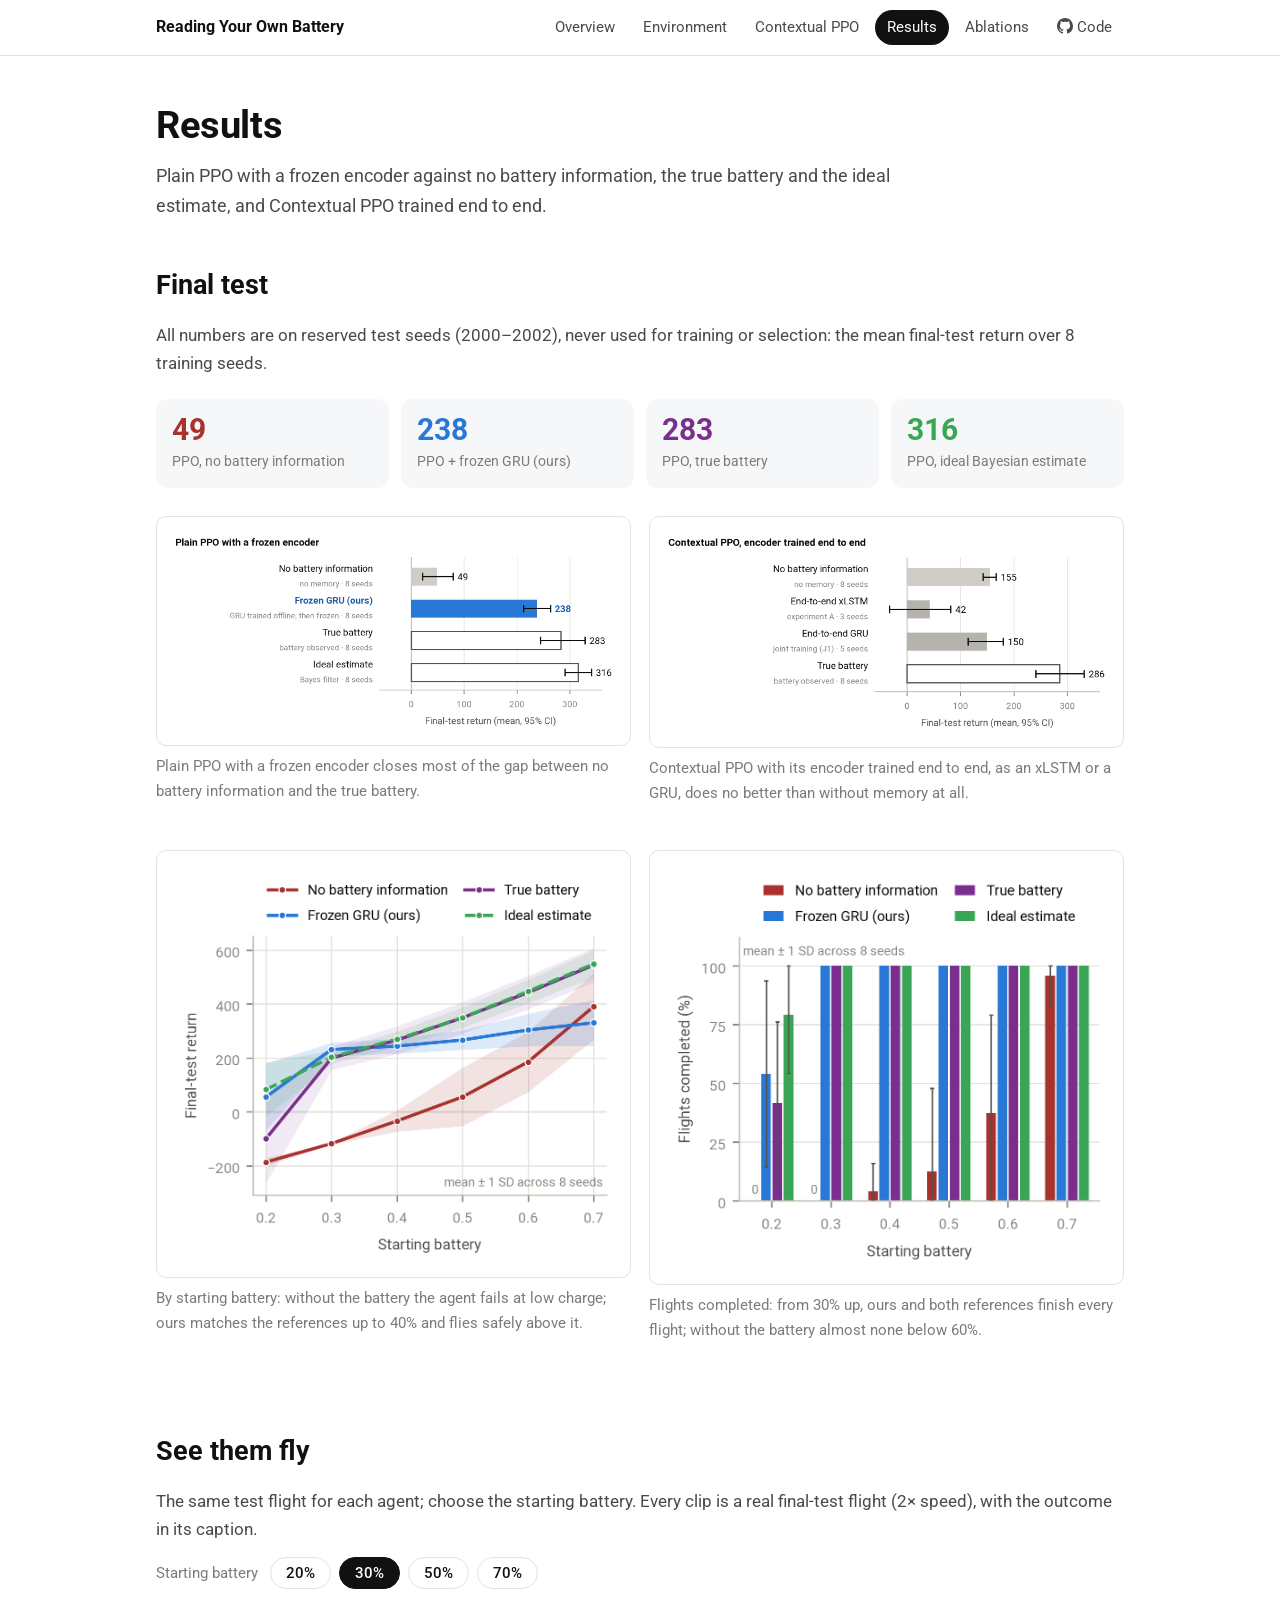
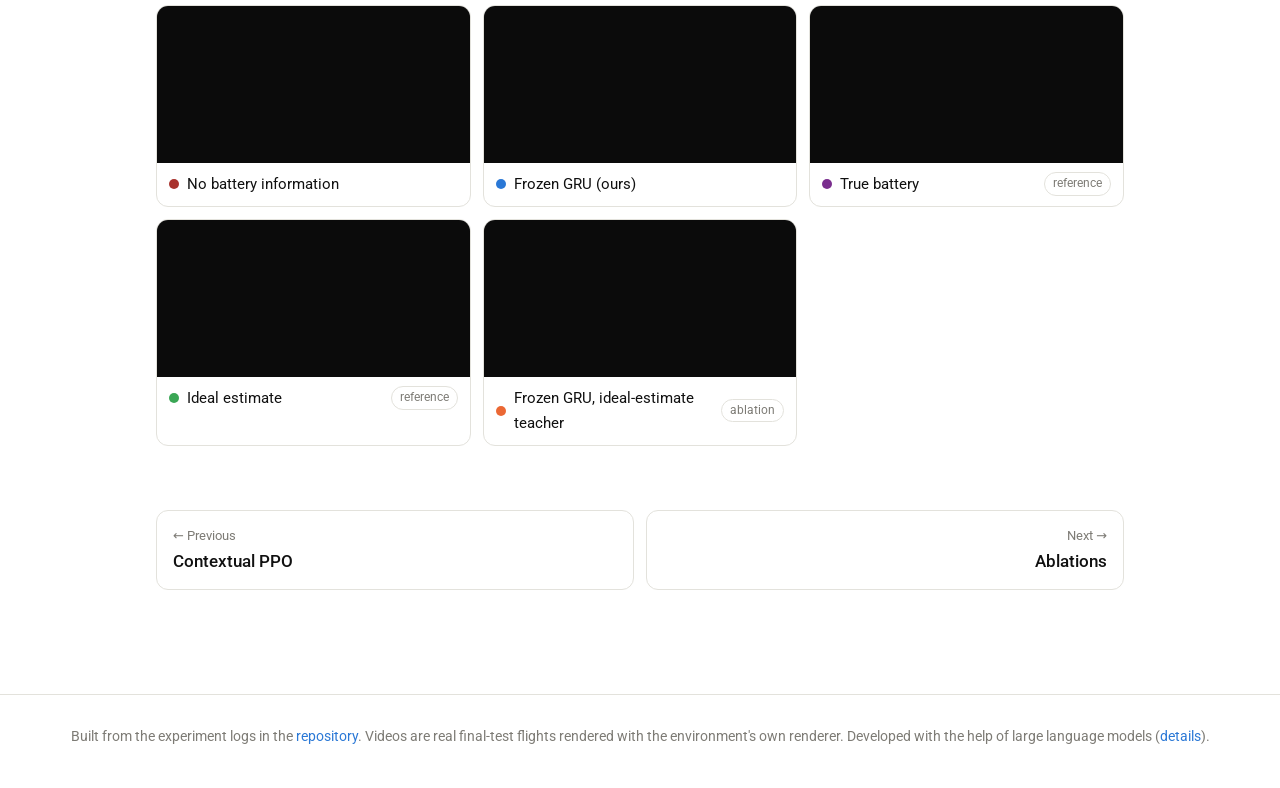
<file: docs/results.html>
<!DOCTYPE html>
<html lang="en">
<head>
  <meta charset="utf-8">
  <meta name="viewport" content="width=device-width, initial-scale=1">
  <meta name="author" content="Batın Muslu">
  <title>Results · Reading Your Own Battery</title>
  <meta name="description" content="Final-test results of plain PPO with a frozen encoder and of Contextual PPO trained end to end, and videos of every agent.">
  <link rel="preconnect" href="https://fonts.googleapis.com">
  <link rel="preconnect" href="https://fonts.gstatic.com" crossorigin>
  <link href="https://fonts.googleapis.com/css2?family=Roboto:ital,wght@0,400;0,500;0,700;1,400&family=Roboto+Mono:wght@400&display=swap" rel="stylesheet">
  <link rel="stylesheet" href="assets/site.css">
</head>
<body>
<nav class="site-nav" aria-label="Pages"><div class="inner"><a class="brand" href="index.html">Reading Your Own Battery</a><div class="links"><a href="index.html">Overview</a><a href="environment.html">Environment</a><a href="contextual_ppo.html">Contextual PPO</a><a href="results.html" aria-current="page">Results</a><a href="ablations.html">Ablations</a><a href="https://github.com/Buttontheduck/Bidirectional-Contextual-RL"><svg viewBox="0 0 16 16" aria-hidden="true"><path d="M8 0C3.58 0 0 3.58 0 8c0 3.54 2.29 6.53 5.47 7.59.4.07.55-.17.55-.38 0-.19-.01-.82-.01-1.49-2.01.37-2.53-.49-2.69-.94-.09-.23-.48-.94-.82-1.13-.28-.15-.68-.52-.01-.53.63-.01 1.08.58 1.23.82.72 1.21 1.87.87 2.33.66.07-.52.28-.87.51-1.07-1.78-.2-3.64-.89-3.64-3.95 0-.87.31-1.59.82-2.15-.08-.2-.36-1.02.08-2.12 0 0 .67-.21 2.2.82.64-.18 1.32-.27 2-.27.68 0 1.36.09 2 .27 1.53-1.04 2.2-.82 2.2-.82.44 1.1.16 1.92.08 2.12.51.56.82 1.27.82 2.15 0 3.07-1.87 3.75-3.65 3.95.29.25.54.73.54 1.48 0 1.07-.01 1.93-.01 2.2 0 .21.15.46.55.38A8.013 8.013 0 0016 8c0-4.42-3.58-8-8-8z"/></svg> Code</a></div></div></nav>
<main>
  <header class="page-head">
    <h1>Results</h1>
    <p class="lead">Plain PPO with a frozen encoder against no battery information, the true battery and the ideal estimate, and Contextual PPO trained end to end.</p>
  </header>

  <h2 id="results">Final test</h2>
  <p>All numbers are on reserved test seeds (2000–2002), never used for training or selection: the mean final-test return over 8 training seeds.</p>
  <div class="numbers">
    <div class="stat"><div class="value" style="color:var(--red)">49</div><div class="name">PPO, no battery information</div></div>
    <div class="stat ours"><div class="value">238</div><div class="name">PPO + frozen GRU (ours)</div></div>
    <div class="stat"><div class="value" style="color:var(--purple)">283</div><div class="name">PPO, true battery</div></div>
    <div class="stat"><div class="value" style="color:var(--green)">316</div><div class="name">PPO, ideal Bayesian estimate</div></div>
  </div>
  <div class="two">
    <figure>
      <img src="assets/figures/fig2a_plain_ppo.png" alt="Bar chart: final-test return of plain PPO with no battery information, the frozen GRU, the true battery and the ideal estimate." loading="lazy">
      <figcaption>Plain PPO with a frozen encoder closes most of the gap between no battery information and the true battery.</figcaption>
    </figure>
    <figure>
      <img src="assets/figures/fig2b_end_to_end.png" alt="Bar chart: Contextual PPO with encoders trained end to end does no better than without memory." loading="lazy">
      <figcaption>Contextual PPO with its encoder trained end to end, as an xLSTM or a GRU, does no better than without memory at all.</figcaption>
    </figure>
  </div>
  <div class="two">
    <figure>
      <img src="assets/figures/fig3a_return_by_battery.png" alt="Line chart: return by starting battery for the four agents." loading="lazy">
      <figcaption>By starting battery: without the battery the agent fails at low charge; ours matches the references up to 40% and flies safely above it.</figcaption>
    </figure>
    <figure>
      <img src="assets/figures/fig3b_completion_by_battery.png" alt="Bar chart: share of flights completed by starting battery." loading="lazy">
      <figcaption>Flights completed: from 30% up, ours and both references finish every flight; without the battery almost none below 60%.</figcaption>
    </figure>
  </div>

  <h2 id="see-them-fly">See them fly</h2>
  <p>The same test flight for each agent; choose the starting battery. Every clip is a real final-test flight (2× speed), with the outcome in its caption.</p>
  <div class="controls" role="group" aria-label="Starting battery">
    <span>Starting battery</span>
    <button class="chip" data-b="02">20%</button>
    <button class="chip" data-b="03" aria-pressed="true">30%</button>
    <button class="chip" data-b="05">50%</button>
    <button class="chip" data-b="07">70%</button>
  </div>
  <div class="gallery" id="gallery"></div>

  <div class="pager"><a class="prev" href="contextual_ppo.html"><span class="dir">← Previous</span><span class="name">Contextual PPO</span></a><a class="next" href="ablations.html"><span class="dir">Next →</span><span class="name">Ablations</span></a></div>
</main>
<footer>
  Built from the experiment logs in the <a href="https://github.com/Buttontheduck/Bidirectional-Contextual-RL">repository</a>. Videos are real final-test flights rendered with the environment's own renderer. Developed with the help of large language models (<a href="index.html#ai-use">details</a>).
</footer>
<script src="assets/site.js"></script>
</body>
</html>
</file>
<file: docs/assets/site.css>
:root {
      --bg: #ffffff; --surface: #f6f7f9; --card: #ffffff; --ink: #111111; --ink2: #4a4a46; --muted: #7d7b75;
      --line: #e3e2dc; --accent: #2a78d6; --accent-dark: #1c5cab; --accent-tint: #eaf2fc;
      --red: #a8322d; --green: #3aa655; --purple: #7a2e8e; --code: #f3f3f0;
      color-scheme: light;
    }
    @media (prefers-color-scheme: dark) {
      :root:not([data-theme="light"]) {
        --bg: #1b1b1a; --surface: #242423; --card: #282827; --ink: #f0efec; --ink2: #c3c2b7; --muted: #8f8d86;
        --line: #3a3a36; --accent: #4f93e6; --accent-dark: #8fbaf0; --accent-tint: #22303f; --code: #232322;
        color-scheme: dark;
      }
    }
    :root[data-theme="dark"] {
      --bg: #1b1b1a; --surface: #242423; --card: #282827; --ink: #f0efec; --ink2: #c3c2b7; --muted: #8f8d86;
      --line: #3a3a36; --accent: #4f93e6; --accent-dark: #8fbaf0; --accent-tint: #22303f; --code: #232322;
      color-scheme: dark;
    }
    * { box-sizing: border-box; }
    html { scroll-behavior: smooth; }
    body { margin: 0; background: var(--bg); color: var(--ink); font: 400 17px/1.65 "Roboto", system-ui, -apple-system, "Segoe UI", sans-serif; }
    main { max-width: 1000px; margin: 0 auto; padding: 0 16px 64px; }
    a { color: var(--accent); text-decoration: none; }
    a:hover { text-decoration: underline; }
    h1 { font-size: clamp(30px, 5vw, 46px); line-height: 1.15; margin: 0 0 14px; font-weight: 700; letter-spacing: -0.01em; }
    h2 { font-size: 27px; margin: 64px 0 14px; font-weight: 700; }
    h3 { font-size: 19px; margin: 30px 0 8px; font-weight: 500; }
    p { margin: 0 0 14px; color: var(--ink2); }
    strong { color: var(--ink); font-weight: 500; }
    .hero { text-align: center; padding: 64px 0 20px; }
    .subtitle { font-size: clamp(17px, 2.3vw, 21px); color: var(--ink2); max-width: 760px; margin: 0 auto 18px; }
    .authors { font-size: 18px; margin-bottom: 22px; }
    .buttons { display: flex; flex-wrap: wrap; justify-content: center; gap: 10px; }
    .button { display: inline-flex; align-items: center; gap: 8px; padding: 9px 18px; border-radius: 999px; background: var(--ink); color: var(--bg);
              font-weight: 500; font-size: 15px; }
    .button:hover { text-decoration: none; opacity: 0.85; }
    .button svg { width: 18px; height: 18px; fill: currentColor; }
    .teaser { margin: 34px 0 10px; display: grid; grid-template-columns: 1fr 1fr; gap: 14px; }
    .video-card { background: var(--card); border: 1px solid var(--line); border-radius: 12px; overflow: hidden; }
    .video-card video { display: block; width: 100%; height: auto; background: #0b0b0b; }
    .video-card .label { padding: 9px 12px 10px; font-size: 15px; display: flex; align-items: center; gap: 8px; color: var(--ink); }
    .dot { width: 10px; height: 10px; border-radius: 50%; flex: none; }
    .caption { font-size: 15px; color: var(--muted); text-align: center; margin: 6px auto 0; max-width: 820px; }
    .tldr { background: var(--accent-tint); border-radius: 14px; padding: 20px 24px; margin: 40px 0 0; }
    .tldr p { margin: 0; color: var(--ink); }
    .tldr strong { color: var(--accent-dark); }
    figure { margin: 22px 0; }
    figure img { display: block; width: 100%; height: auto; background: #ffffff; border-radius: 10px; border: 1px solid var(--line); padding: 10px; }
    figcaption { font-size: 15px; color: var(--muted); margin-top: 8px; }
    .two { display: grid; grid-template-columns: 1fr 1fr; gap: 18px; align-items: start; }
    .numbers { display: grid; grid-template-columns: repeat(4, 1fr); gap: 12px; margin: 22px 0 6px; }
    .stat { background: var(--surface); border-radius: 12px; padding: 14px 16px; }
    .stat .value { font-size: 30px; font-weight: 700; line-height: 1.1; color: var(--ink); }
    .stat .name { font-size: 14px; color: var(--muted); margin-top: 4px; }
    .stat.ours .value { color: var(--accent); }
    .pilots { display: grid; grid-template-columns: repeat(4, 1fr); gap: 10px; margin-top: 16px; }
    .pilots .label { font-size: 14px; }
    .controls { display: flex; flex-wrap: wrap; align-items: center; gap: 8px; margin: 14px 0 16px; }
    .controls span { color: var(--muted); font-size: 15px; margin-right: 4px; }
    .chip { border: 1px solid var(--line); background: var(--card); color: var(--ink); border-radius: 999px; padding: 6px 15px; font: 500 15px "Roboto", sans-serif;
            cursor: pointer; }
    .chip[aria-pressed="true"] { background: var(--ink); color: var(--bg); border-color: var(--ink); }
    .gallery { display: grid; grid-template-columns: repeat(3, 1fr); gap: 12px; }
    .tag { font-size: 12px; color: var(--muted); border: 1px solid var(--line); border-radius: 999px; padding: 1px 8px; margin-left: auto; }
    ul.points { padding-left: 20px; margin: 0 0 14px; color: var(--ink2); }
    ul.points li { margin-bottom: 8px; }
    .spaces { display: grid; grid-template-columns: repeat(3, 1fr); gap: 12px; margin: 18px 0 16px; }
    .space { background: var(--surface); border-radius: 12px; padding: 14px 16px 12px; }
    .space .kind { font-size: 13px; font-weight: 500; letter-spacing: 0.06em; text-transform: uppercase; color: var(--muted); }
    .space .eq { font: 400 15px/1.5 "Roboto Mono", ui-monospace, monospace; color: var(--ink); margin: 6px 0 10px; }
    .space dl { margin: 0; display: grid; grid-template-columns: auto 1fr; column-gap: 10px; row-gap: 5px; font-size: 15px; line-height: 1.45; }
    .space dt { font-style: italic; color: var(--ink); white-space: nowrap; }
    .space dd { margin: 0; color: var(--ink2); }
    .space .note { font-size: 14px; color: var(--muted); margin: 10px 0 0; }
    figure.shot img { padding: 0; }
    figure.narrow { max-width: 520px; margin-left: auto; margin-right: auto; }
    .bib { position: relative; }
    pre { background: var(--code); border: 1px solid var(--line); border-radius: 10px; padding: 16px; overflow-x: auto; font: 400 14px/1.5 "Roboto Mono", ui-monospace, monospace;
          color: var(--ink); margin: 0; }
    .copy { position: absolute; top: 10px; right: 10px; }
    footer { text-align: center; color: var(--muted); font-size: 14px; padding: 30px 16px 40px; border-top: 1px solid var(--line); margin-top: 40px; }
    @media (max-width: 760px) {
      .teaser, .two { grid-template-columns: 1fr; }
      .numbers, .pilots { grid-template-columns: 1fr 1fr; }
      .spaces { grid-template-columns: 1fr; }
      .gallery { grid-template-columns: 1fr 1fr; }
      h2 { margin-top: 48px; }
    }
    @media (max-width: 460px) { .gallery { grid-template-columns: 1fr; } }
  

    .site-nav { position: sticky; top: 0; z-index: 10; background: var(--bg); border-bottom: 1px solid var(--line); }
    .site-nav .inner { max-width: 1000px; margin: 0 auto; padding: 10px 16px; display: flex; align-items: center; gap: 12px; flex-wrap: wrap; }
    .site-nav .brand { font-weight: 700; color: var(--ink); font-size: 16px; margin-right: auto; }
    .site-nav .brand:hover { text-decoration: none; }
    .site-nav .links { display: flex; gap: 4px; flex-wrap: wrap; }
    .site-nav .links a { color: var(--ink2); padding: 5px 12px; border-radius: 999px; font-size: 15px; }
    .site-nav .links a:hover { background: var(--surface); text-decoration: none; }
    .site-nav .links a[aria-current="page"] { background: var(--ink); color: var(--bg); }
    .site-nav .links svg { width: 16px; height: 16px; fill: currentColor; vertical-align: -2px; }
    .page-head { padding: 48px 0 6px; }
    .page-head h1 { font-size: clamp(28px, 4.4vw, 38px); }
    .page-head .lead { font-size: 18px; color: var(--ink2); max-width: 780px; margin: 0; }
    .page-head + h2 { margin-top: 36px; }
    .cards { display: grid; grid-template-columns: repeat(3, 1fr); gap: 12px; margin: 18px 0 6px; }
    .card { display: block; background: var(--surface); border-radius: 12px; padding: 16px 18px; color: var(--ink2); }
    .card:hover { text-decoration: none; outline: 1px solid var(--line); }
    .card .title { font-weight: 500; color: var(--ink); font-size: 17px; margin-bottom: 4px; }
    .card .title::after { content: " →"; color: var(--accent); }
    .card p { margin: 0; font-size: 15px; }
    .pager { display: flex; gap: 12px; margin-top: 64px; }
    .pager a { flex: 1; border: 1px solid var(--line); border-radius: 12px; padding: 14px 16px; }
    .pager a:hover { text-decoration: none; background: var(--surface); }
    .pager .next { text-align: right; }
    .pager .dir { display: block; font-size: 13px; color: var(--muted); }
    .pager .name { font-weight: 500; color: var(--ink); }
    @media (max-width: 760px) {
      .cards { grid-template-columns: 1fr; }
      .site-nav .brand { width: 100%; }
    }
    .table-wrap { overflow-x: auto; margin: 10px 0 22px; border: 1px solid var(--line); border-radius: 12px; }
    table.config { width: 100%; min-width: 640px; border-collapse: collapse; font-size: 14.5px; line-height: 1.45; }
    table.config.two-col { min-width: 0; }
    table.config th, table.config td { text-align: left; vertical-align: top; padding: 9px 12px; border-bottom: 1px solid var(--line); }
    table.config tbody tr:last-child td { border-bottom: none; }
    table.config thead th { background: var(--surface); color: var(--ink); font-weight: 500; }
    table.config thead th span { display: block; font-weight: 400; font-size: 13px; color: var(--muted); }
    table.config td { color: var(--ink2); }
    table.config td:first-child { color: var(--ink); font-weight: 500; width: 22%; }
    table.config.two-col td:first-child { width: 26%; }
    /* a line between value columns only where they hold different entries (merged, shared cells have none inside),
       stronger than the row lines, in both themes */
    :root { --divider: #a9a79f; }
    @media (prefers-color-scheme: dark) { :root:not([data-theme="light"]) { --divider: #6a6963; } }
    :root[data-theme="dark"] { --divider: #6a6963; }
    table.config td + td + td, table.config th + th + th { border-left: 2px solid var(--divider); }
    .cards.four { grid-template-columns: repeat(2, 1fr); }
    @media (max-width: 760px) { .cards.four { grid-template-columns: 1fr; } }
</file>
